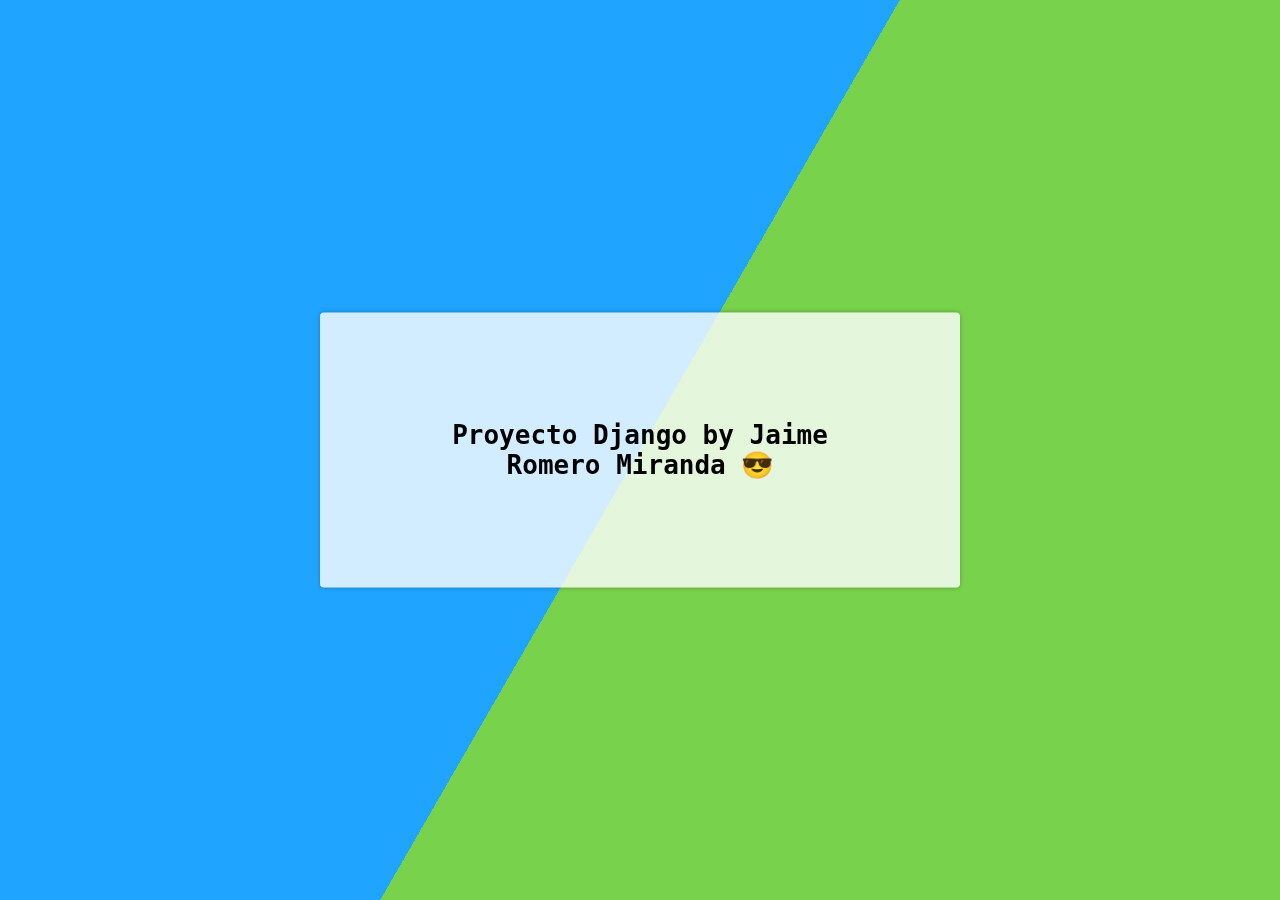
<file: plantillas_webs/sliding-diagonals-background-effect/index.html>
<!doctype html>
<!--[if lte IE 9]>
<html lang="en" class="oldie">
<![endif]-->
<!--[if gt IE 9]><!-->
<html lang="en">
<!--<![endif]-->
<head>
  <meta charset="utf-8">
  <meta name="viewport" content="width=device-width, initial-scale=1">
  <title>Sliding Diagonals Background Effect</title>
  <link rel="stylesheet" media="all" href="style.css" />
</head>
<body>
<div class="bg"></div>
<div class="bg bg2"></div>
<div class="bg bg3"></div>
<div class="content">
  <h1>Proyecto Django by Jaime Romero Miranda 😎</h1>
</div>
</body>
</html>
</file>
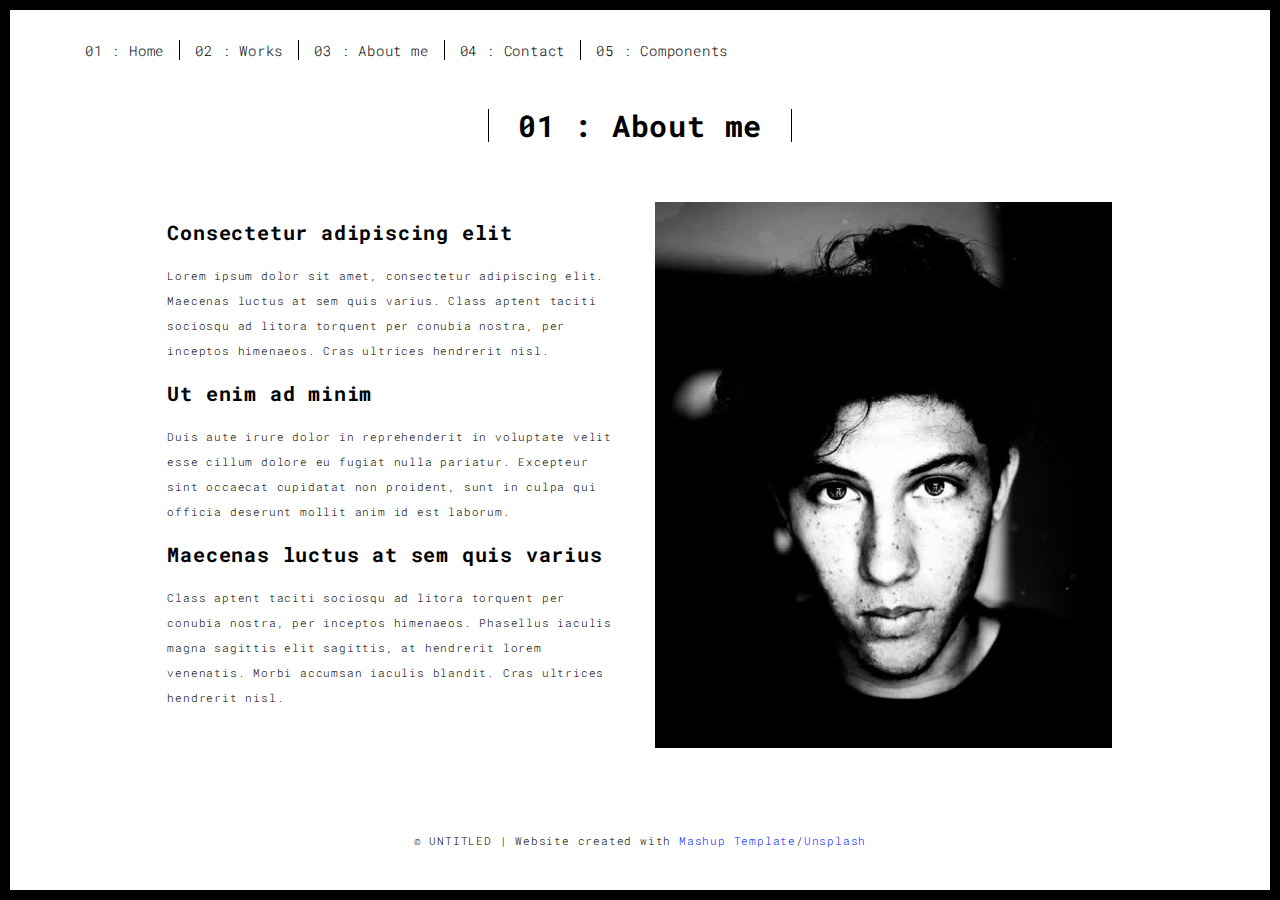
<file: plantillas_webs/univers/about.html>
<!DOCTYPE html>
<html lang="en">

<head>
  <meta charset="UTF-8">
  <meta content="IE=edge" http-equiv="X-UA-Compatible">
  <meta content="width=device-width,initial-scale=1" name="viewport">
  <meta content="description" name="description">
  <meta name="google" content="notranslate" />
  <meta content="Mashup templates have been developped by Orson.io team" name="author">

  <!-- Disable tap highlight on IE -->
  <meta name="msapplication-tap-highlight" content="no">
  
  <link rel="apple-touch-icon" sizes="180x180" href="./assets/apple-icon-180x180.png">
  <link href="./assets/favicon.ico" rel="icon">

  <title>Title page</title>  

<link href="./main.3f6952e4.css" rel="stylesheet"></head>

<body class="">
<div id="site-border-left"></div>
<div id="site-border-right"></div>
<div id="site-border-top"></div>
<div id="site-border-bottom"></div>
 <!-- Add your content of header -->
<header>
  <nav class="navbar  navbar-fixed-top navbar-default">
    <div class="container">
        <button type="button" class="navbar-toggle collapsed" data-toggle="collapse" data-target="#navbar-collapse" aria-expanded="false">
          <span class="sr-only">Toggle navigation</span>
          <span class="icon-bar"></span>
          <span class="icon-bar"></span>
          <span class="icon-bar"></span>
        </button>

      <div class="collapse navbar-collapse" id="navbar-collapse">
        <ul class="nav navbar-nav ">
          <li><a href="./index.html" title="">01 : Home</a></li>
          <li><a href="./works.html" title="">02 : Works</a></li>
          <li><a href="./about.html" title="">03 : About me</a></li>
          <li><a href="./contact.html" title="">04 : Contact</a></li>
          <li><a href="./components.html" title="">05 : Components</a></li>
        </ul>


      </div> 
    </div>
  </nav>
</header>

<div class="section-container">
    <div class="container">
      <div class="row">
        <div class="col-xs-12">
          <div class="section-container-spacer text-center">
            <h1 class="h2">01 : About me</h1>
          </div>
          
          <div class="row">
            <div class="col-md-10 col-md-offset-1">
              <div class="row">
                <div class="col-xs-12 col-md-6">
                  <h3>Consectetur adipiscing elit</h3>
                  <p>Lorem ipsum dolor sit amet, consectetur adipiscing elit. Maecenas luctus at sem quis varius. 
                  Class aptent taciti sociosqu ad litora torquent per conubia nostra, per inceptos himenaeos. Cras ultrices hendrerit nisl.</p>
                  <h3>Ut enim ad minim </h3>
                  <p>Duis aute irure dolor in reprehenderit in voluptate velit esse
                  cillum dolore eu fugiat nulla pariatur. Excepteur sint occaecat cupidatat non
                  proident, sunt in culpa qui officia deserunt mollit anim id est laborum. 
                  <h3>Maecenas luctus at sem quis varius</h3>
                  <p>
                  Class aptent taciti sociosqu ad litora torquent per conubia nostra, per inceptos himenaeos. Phasellus iaculis magna sagittis elit sagittis, at hendrerit lorem venenatis. Morbi accumsan iaculis blandit. Cras ultrices hendrerit nisl.</p>
                </div>
                <div class="col-xs-12 col-md-6">
                  <img src="./assets/images/profil.jpg" class="img-responsive" alt="">
                </div>
              </div>
            </div>
          </div>
          
          
       </div>
      </div>
    </div>
  </div>


<footer class="footer-container text-center">
  <div class="container">
    <div class="row">
      <div class="col-xs-12">
        <p>© UNTITLED | Website created with <a href="http://www.mashup-template.com/" title="Create website with free html template">Mashup Template</a>/<a href="https://www.unsplash.com/" title="Beautiful Free Images">Unsplash</a></p>
      </div>
    </div>
  </div>
</footer>

<script>
  document.addEventListener("DOMContentLoaded", function (event) {
     navActivePage();
  });
</script>

<!-- Google Analytics: change UA-XXXXX-X to be your site's ID 

<script>
  (function (i, s, o, g, r, a, m) {
    i['GoogleAnalyticsObject'] = r; i[r] = i[r] || function () {
      (i[r].q = i[r].q || []).push(arguments)
    }, i[r].l = 1 * new Date(); a = s.createElement(o),
      m = s.getElementsByTagName(o)[0]; a.async = 1; a.src = g; m.parentNode.insertBefore(a, m)
  })(window, document, 'script', '//www.google-analytics.com/analytics.js', 'ga');
  ga('create', 'UA-XXXXX-X', 'auto');
  ga('send', 'pageview');
</script>

--> <script type="text/javascript" src="./main.70a66962.js"></script></body>

</html>
</file>
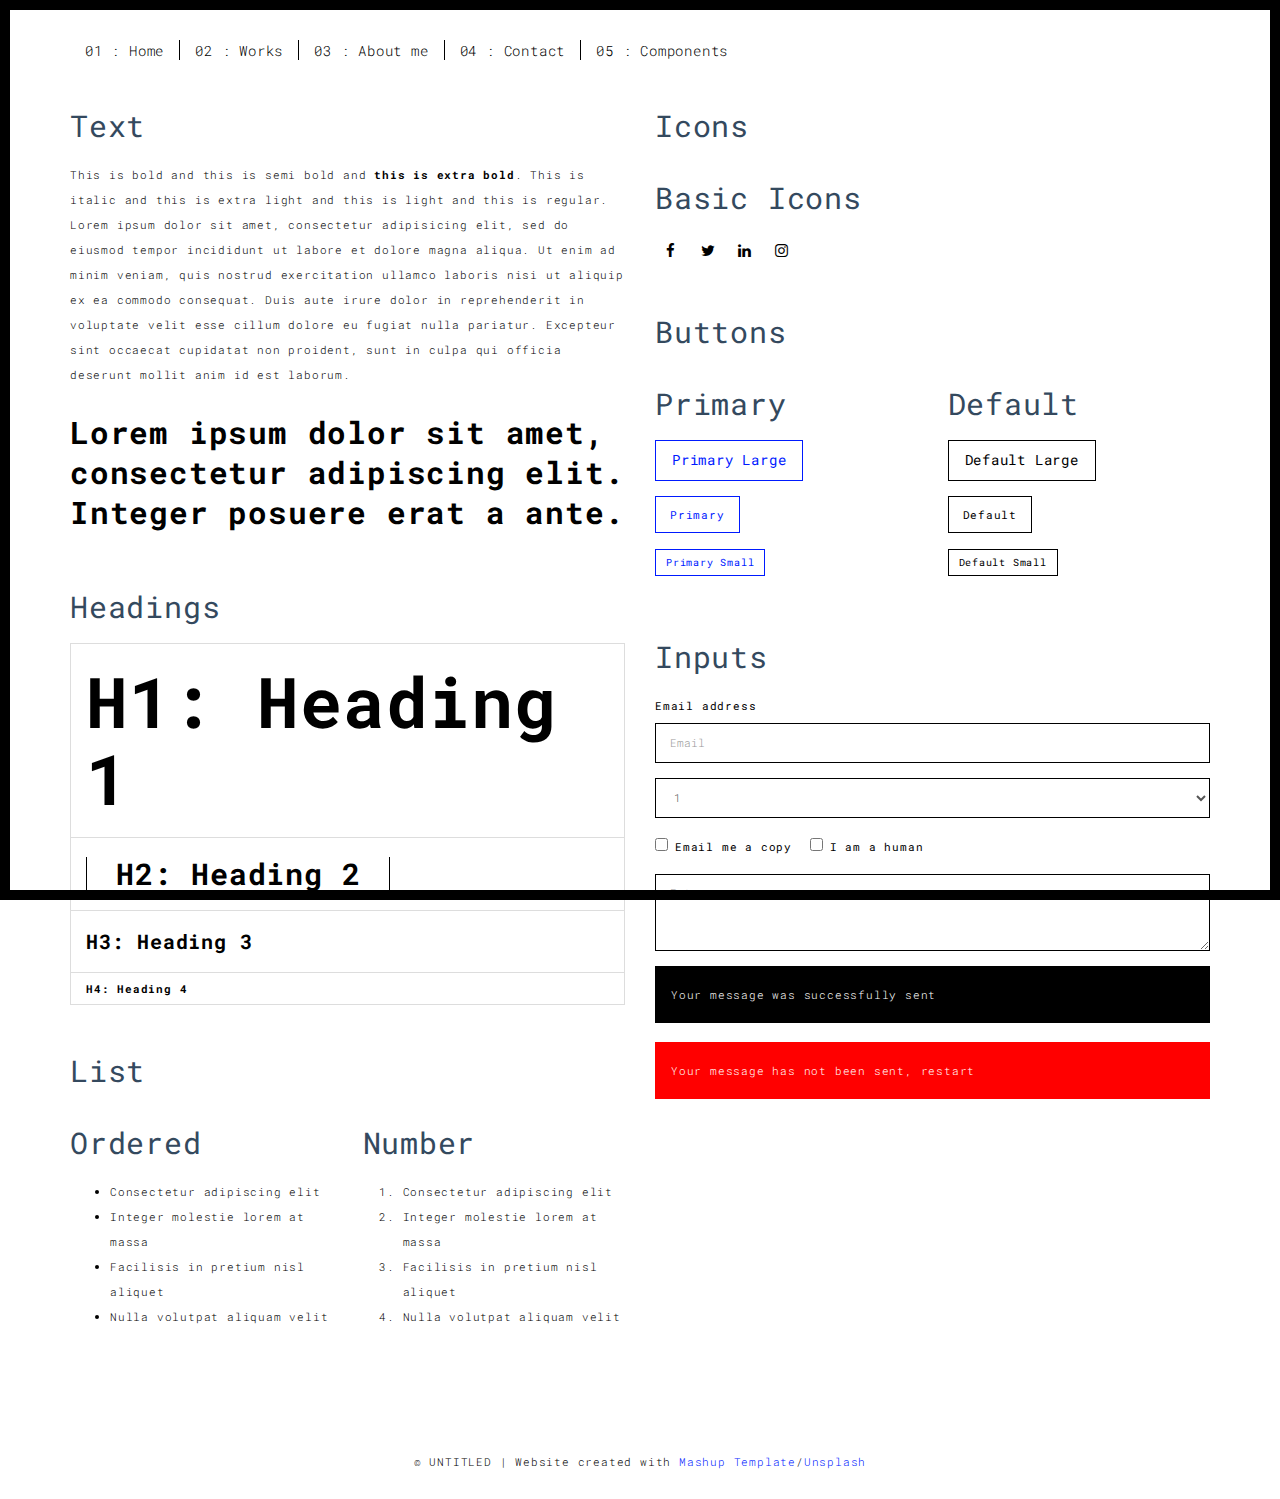
<file: plantillas_webs/univers/components.html>
<!DOCTYPE html>
<html lang="en">

<head>
  <meta charset="UTF-8">
  <meta content="IE=edge" http-equiv="X-UA-Compatible">
  <meta content="width=device-width,initial-scale=1" name="viewport">
  <meta content="description" name="description">
  <meta name="google" content="notranslate" />
  <meta content="Mashup templates have been developped by Orson.io team" name="author">

  <!-- Disable tap highlight on IE -->
  <meta name="msapplication-tap-highlight" content="no">
  
  <link rel="apple-touch-icon" sizes="180x180" href="./assets/apple-icon-180x180.png">
  <link href="./assets/favicon.ico" rel="icon">

  <title>Title page</title>  

<link href="./main.3f6952e4.css" rel="stylesheet"></head>

<body class="">
<div id="site-border-left"></div>
<div id="site-border-right"></div>
<div id="site-border-top"></div>
<div id="site-border-bottom"></div>
 <!-- Add your content of header -->
<header>
  <nav class="navbar  navbar-fixed-top navbar-default">
    <div class="container">
        <button type="button" class="navbar-toggle collapsed" data-toggle="collapse" data-target="#navbar-collapse" aria-expanded="false">
          <span class="sr-only">Toggle navigation</span>
          <span class="icon-bar"></span>
          <span class="icon-bar"></span>
          <span class="icon-bar"></span>
        </button>

      <div class="collapse navbar-collapse" id="navbar-collapse">
        <ul class="nav navbar-nav ">
          <li><a href="./index.html" title="">01 : Home</a></li>
          <li><a href="./works.html" title="">02 : Works</a></li>
          <li><a href="./about.html" title="">03 : About me</a></li>
          <li><a href="./contact.html" title="">04 : Contact</a></li>
          <li><a href="./components.html" title="">05 : Components</a></li>
        </ul>


      </div> 
    </div>
  </nav>
</header>

<div class="section-container">
  
<!-- Add your site or app content here -->
  <div class="container">
    <div class="row">
      <div class="col-xs-12 col-md-6">

        <div class="template-example">
          <h2 class="template-title-example">Text</h2>
          <p>This is bold and this is semi bold and <b>this is extra bold</b>. This is italic and this is extra light and this is light
          and this is regular. Lorem ipsum dolor sit amet, consectetur adipisicing elit, sed do eiusmod
          tempor incididunt ut labore et dolore magna aliqua. Ut enim ad minim veniam,
          quis nostrud exercitation ullamco laboris nisi ut aliquip ex ea commodo
          consequat. Duis aute irure dolor in reprehenderit in voluptate velit esse
          cillum dolore eu fugiat nulla pariatur. Excepteur sint occaecat cupidatat non
          proident, sunt in culpa qui officia deserunt mollit anim id est laborum.

          <blockquote>
            <p>Lorem ipsum dolor sit amet, consectetur adipiscing elit. Integer posuere erat a ante.</p>
          </blockquote>
          
          </p>
        </div>

        <div class="template-example">
          <h2 class="template-title-example">Headings</h2>
          
          <table class="table table-bordered">
            <tr><td><h1>H1: Heading 1</h1></td></tr>
            <tr><td><h2>H2: Heading 2</h2></td></tr>
            <tr><td><h3>H3: Heading 3</h3></td></tr>
            <tr><td><h4>H4: Heading 4</h4></td></tr>
          </table>
          
        </div>

        
        <div class="template-example">
          <h2 class="template-title-example">List</h2>
          <div class="row">
            <div class="col-md-6">
              <h3 class="template-title-example">Ordered</h3>
              <ul>
                <li>Consectetur adipiscing elit</li>
                <li>Integer molestie lorem at massa</li>
                <li>Facilisis in pretium nisl aliquet</li>
                <li>Nulla volutpat aliquam velit</li>
              </ul>
            </div>
            <div class="col-md-6">
              <h3 class="template-title-example">Number</h3>
              <ol>
                <li>Consectetur adipiscing elit</li>
                <li>Integer molestie lorem at massa</li>
                <li>Facilisis in pretium nisl aliquet</li>
                <li>Nulla volutpat aliquam velit</li>
              </ol>
            </div>
          </div>
        </div>
        
      </div>

      <div class="col-xs-12 col-md-6">
        <div class="template-example">
          <h2 class="template-title-example">Icons</h2>
          
          <div class="row">
            
            <div class="col-md-6">
               <h3 class="template-title-example">Basic Icons</h2>
                <ul class="list-icons">
                  <li>
                    <span class="fa-icon">
                      <i class="fa fa-facebook"></i>
                    </span>
                  </li>
                  <li>
                    <span class="fa-icon">
                      <i class="fa fa-twitter"></i>
                    </span>
                  </li>
                  <li>
                    <span class="fa-icon">
                      <i class="fa fa-linkedin"></i>
                    </span>
                  </li>
                  <li>
                    <span class="fa-icon">
                      <i class="fa fa-instagram"></i>
                    </span>
                  </li>
                </ul>
            </div>

          </div>


          


        </div>

        <div class="template-example">
          <h2 class="template-title-example">Buttons</h2>
          <div class="row">
            <div class="col-md-6">
              <h3 class="template-title-example">Primary</h2>
              <div class="row">
                  <div class="col-md-6">
                  <p><a href="" class="btn btn-primary btn-lg">Primary Large</a></p>
                  <p><a href="" class="btn btn-primary">Primary </a></p>
                  <p><a href="" class="btn btn-primary btn-sm">Primary Small</a></p>
                </div>
              </div>

              
            </div>

            <div class="col-md-6">
              <h3 class="template-title-example">Default</h2>
              <div class="row">
                  <div class="col-md-6">
                  <p><a href="" class="btn btn-default btn-lg">Default Large</a></p>
                  <p><a href="" class="btn btn-default">Default </a></p>
                  <p><a href="" class="btn btn-default btn-sm">Default Small</a></p>
                </div>
              </div>

            </div>
          </div>
        </div>
        
        <div class="template-example">
          <h2 class="template-title-example">Inputs</h2>

            <div class="form-group">
              <label for="exampleInputEmail1">Email address</label>
              <input type="email" class="form-control" id="exampleInputEmail1" placeholder="Email">
            </div>

            <div class="form-group">
              <select class="form-control">
                <option>1</option>
                <option>2</option>
                <option>3</option>
                <option>4</option>
                <option>5</option>
              </select>
            </div>

            <div class="form-group">
              <label class="checkbox-inline">
                <input 
                type="checkbox" id="inlineCheckbox1" value="option1"> Email me a copy
              </label>
              <label class="checkbox-inline">
                <input type="checkbox" id="inlineCheckbox2" value="option2"> I am a human
              </label>
            </div>

            <div class="form-group">
              <textarea class="form-control" rows="3" placeholder="Enter your message"></textarea>
            </div>
            
            <div class="alert alert-success" role="alert">Your message was successfully sent</div>
            <div class="alert alert-danger" role="alert">Your message has not been sent, restart</div>
        </div>




      </div>
    </div>
  </div>
</div>

<footer class="footer-container text-center">
  <div class="container">
    <div class="row">
      <div class="col-xs-12">
        <p>© UNTITLED | Website created with <a href="http://www.mashup-template.com/" title="Create website with free html template">Mashup Template</a>/<a href="https://www.unsplash.com/" title="Beautiful Free Images">Unsplash</a></p>
      </div>
    </div>
  </div>
</footer>

<script>
  document.addEventListener("DOMContentLoaded", function (event) {
     navActivePage();
  });
</script>

<!-- Google Analytics: change UA-XXXXX-X to be your site's ID 

<script>
  (function (i, s, o, g, r, a, m) {
    i['GoogleAnalyticsObject'] = r; i[r] = i[r] || function () {
      (i[r].q = i[r].q || []).push(arguments)
    }, i[r].l = 1 * new Date(); a = s.createElement(o),
      m = s.getElementsByTagName(o)[0]; a.async = 1; a.src = g; m.parentNode.insertBefore(a, m)
  })(window, document, 'script', '//www.google-analytics.com/analytics.js', 'ga');
  ga('create', 'UA-XXXXX-X', 'auto');
  ga('send', 'pageview');
</script>

--> <script type="text/javascript" src="./main.70a66962.js"></script></body>

</html>
</file>
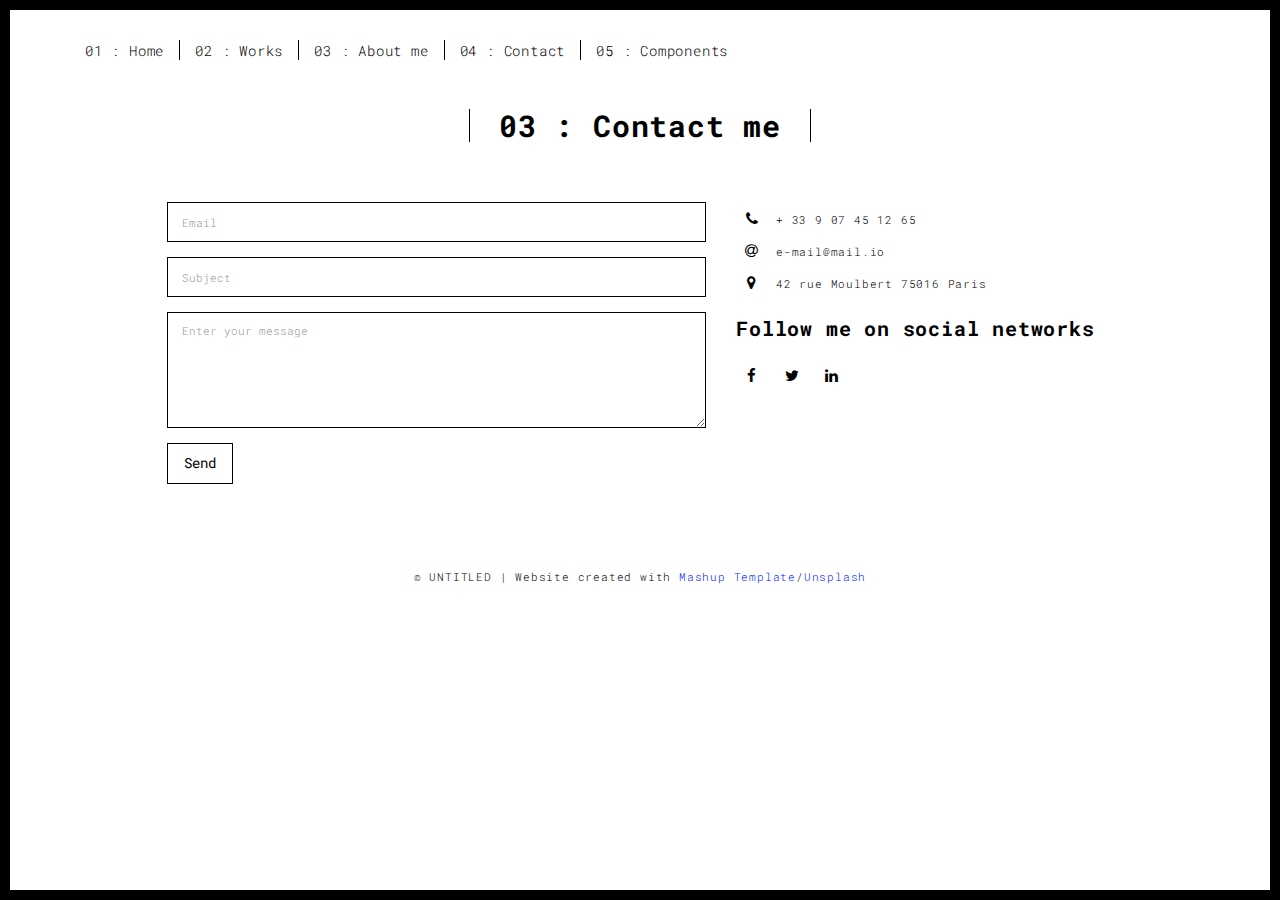
<file: plantillas_webs/univers/contact.html>
<!DOCTYPE html>
<html lang="en">

<head>
  <meta charset="UTF-8">
  <meta content="IE=edge" http-equiv="X-UA-Compatible">
  <meta content="width=device-width,initial-scale=1" name="viewport">
  <meta content="description" name="description">
  <meta name="google" content="notranslate" />
  <meta content="Mashup templates have been developped by Orson.io team" name="author">

  <!-- Disable tap highlight on IE -->
  <meta name="msapplication-tap-highlight" content="no">
  
  <link rel="apple-touch-icon" sizes="180x180" href="./assets/apple-icon-180x180.png">
  <link href="./assets/favicon.ico" rel="icon">

  <title>Title page</title>  

<link href="./main.3f6952e4.css" rel="stylesheet"></head>

<body class="">
<div id="site-border-left"></div>
<div id="site-border-right"></div>
<div id="site-border-top"></div>
<div id="site-border-bottom"></div>
 <!-- Add your content of header -->
<header>
  <nav class="navbar  navbar-fixed-top navbar-default">
    <div class="container">
        <button type="button" class="navbar-toggle collapsed" data-toggle="collapse" data-target="#navbar-collapse" aria-expanded="false">
          <span class="sr-only">Toggle navigation</span>
          <span class="icon-bar"></span>
          <span class="icon-bar"></span>
          <span class="icon-bar"></span>
        </button>

      <div class="collapse navbar-collapse" id="navbar-collapse">
        <ul class="nav navbar-nav ">
          <li><a href="./index.html" title="">01 : Home</a></li>
          <li><a href="./works.html" title="">02 : Works</a></li>
          <li><a href="./about.html" title="">03 : About me</a></li>
          <li><a href="./contact.html" title="">04 : Contact</a></li>
          <li><a href="./components.html" title="">05 : Components</a></li>
        </ul>


      </div> 
    </div>
  </nav>
</header>

<div class="section-container">
    <div class="container">
      <div class="row">
        <div class="col-xs-12">
          <div class="section-container-spacer text-center">
            <h1 class="h2">03 : Contact me</h1>
          </div>
          
          <div class="row">
            <div class="col-md-10 col-md-offset-1">
               <form action="" class="reveal-content">
                  <div class="row">
                    <div class="col-md-7">
                      <div class="form-group">
                        <input type="email" class="form-control" id="email" placeholder="Email">
                      </div>
                      <div class="form-group">
                        <input type="text" class="form-control" id="subject" placeholder="Subject">
                      </div>
                      <div class="form-group">
                        <textarea class="form-control" rows="5" placeholder="Enter your message"></textarea>
                      </div>
                      <button type="submit" class="btn btn-default btn-lg">Send</button>
                    </div>
                    <div class="col-md-5 address-container">
                      <ul class="list-unstyled">
                        <li>
                          <span class="fa-icon">
                            <i class="fa fa-phone" aria-hidden="true"></i>
                          </span>
                          + 33 9 07 45 12 65
                        </li>
                        <li>
                          <span class="fa-icon">
                            <i class="fa fa-at" aria-hidden="true"></i>
                          </span>
                          e-mail@mail.io
                        </li>
                        <li>
                          <span class="fa-icon">
                            <i class="fa fa fa-map-marker" aria-hidden="true"></i>
                          </span>
                          42 rue Moulbert 75016 Paris
                        </li>
                      </ul>
                      <h3>Follow me on social networks</h3>
                      <a href="http://www.facebook.com" title="" class="fa-icon">
                        <i class="fa fa-facebook"></i>
                      </a>
                      <a href="http://www.twitter.com" title="" class="fa-icon">
                        <i class="fa fa-twitter"></i>
                      </a>
                      <a href="http://www.linkedin.com" title="" class="fa-icon">
                        <i class="fa fa-linkedin"></i>
                      </a>

                    </div>
                  </div>
                </form>
            </div>

          </div>
         
       </div>
      </div>
    </div>
  </div>


<footer class="footer-container text-center">
  <div class="container">
    <div class="row">
      <div class="col-xs-12">
        <p>© UNTITLED | Website created with <a href="http://www.mashup-template.com/" title="Create website with free html template">Mashup Template</a>/<a href="https://www.unsplash.com/" title="Beautiful Free Images">Unsplash</a></p>
      </div>
    </div>
  </div>
</footer>

<script>
  document.addEventListener("DOMContentLoaded", function (event) {
     navActivePage();
  });
</script>

<!-- Google Analytics: change UA-XXXXX-X to be your site's ID 

<script>
  (function (i, s, o, g, r, a, m) {
    i['GoogleAnalyticsObject'] = r; i[r] = i[r] || function () {
      (i[r].q = i[r].q || []).push(arguments)
    }, i[r].l = 1 * new Date(); a = s.createElement(o),
      m = s.getElementsByTagName(o)[0]; a.async = 1; a.src = g; m.parentNode.insertBefore(a, m)
  })(window, document, 'script', '//www.google-analytics.com/analytics.js', 'ga');
  ga('create', 'UA-XXXXX-X', 'auto');
  ga('send', 'pageview');
</script>

--> <script type="text/javascript" src="./main.70a66962.js"></script></body>

</html>
</file>
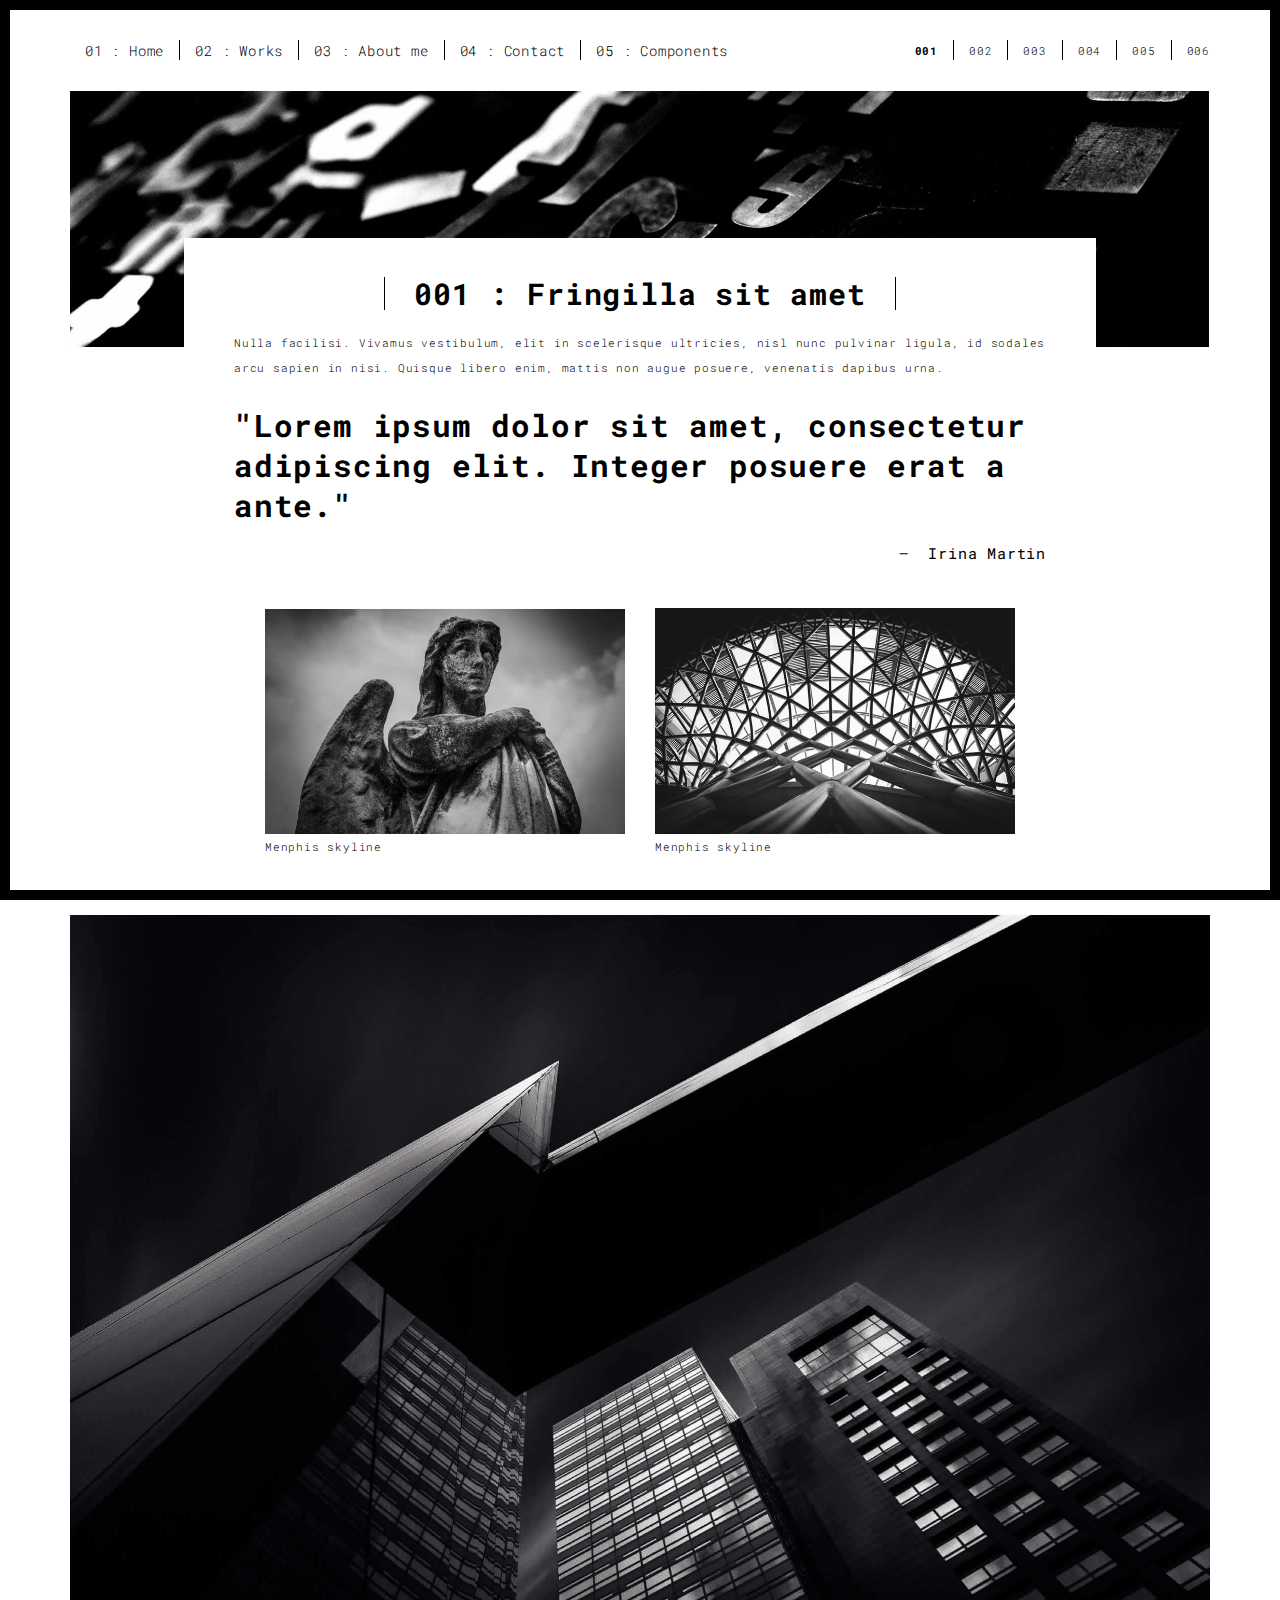
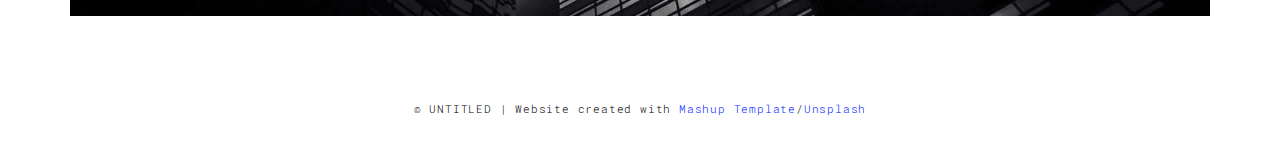
<file: plantillas_webs/univers/work.html>
<!DOCTYPE html>
<html lang="en">

<head>
  <meta charset="UTF-8">
  <meta content="IE=edge" http-equiv="X-UA-Compatible">
  <meta content="width=device-width,initial-scale=1" name="viewport">
  <meta content="description" name="description">
  <meta name="google" content="notranslate" />
  <meta content="Mashup templates have been developped by Orson.io team" name="author">

  <!-- Disable tap highlight on IE -->
  <meta name="msapplication-tap-highlight" content="no">
  
  <link rel="apple-touch-icon" sizes="180x180" href="./assets/apple-icon-180x180.png">
  <link href="./assets/favicon.ico" rel="icon">

  <title>Title page</title>  

<link href="./main.3f6952e4.css" rel="stylesheet"></head>

<body class="">
<div id="site-border-left"></div>
<div id="site-border-right"></div>
<div id="site-border-top"></div>
<div id="site-border-bottom"></div>
<!-- Add your content of header -->
<header>
  <nav class="navbar  navbar-fixed-top navbar-default">
    <div class="container">
        <button type="button" class="navbar-toggle collapsed" data-toggle="collapse" data-target="#navbar-collapse" aria-expanded="false">
          <span class="sr-only">Toggle navigation</span>
          <span class="icon-bar"></span>
          <span class="icon-bar"></span>
          <span class="icon-bar"></span>
        </button>

      <div class="collapse navbar-collapse" id="navbar-collapse">
        <ul class="nav navbar-nav ">
          <li><a href="./index.html" title="">01 : Home</a></li>
          <li><a href="./works.html" title="">02 : Works</a></li>
          <li><a href="./about.html" title="">03 : About me</a></li>
          <li><a href="./contact.html" title="">04 : Contact</a></li>
          <li><a href="./components.html" title="">05 : Components</a></li>
        </ul>


          <ul class="nav navbar-nav navbar-right navbar-small visible-md visible-lg">
            <li><a href="./index.html" title="" class="active">001</a></li>
            <li><a href="./index.html" title="">002</a></li>
            <li><a href="./index.html" title="">003</a></li>
            <li><a href="./index.html" title="">004</a></li>
            <li><a href="./index.html" title="">005</a></li>
            <li><a href="./index.html" title="">006</a></li>
          </ul>


      </div> 
    </div>
  </nav>
</header>
<div class="section-container">
  <div class="container">
    <div class="row">
      <div class="col-xs-12">
        <img src="./assets/images/work001-01.jpg" class="img-responsive" alt="">
        <div class="card-container">
          <div class="text-center">
            <h1 class="h2">001 : Fringilla sit amet</h1>
          </div>
          <p>Nulla facilisi. Vivamus vestibulum, elit in scelerisque ultricies, nisl nunc pulvinar ligula, id sodales arcu sapien in nisi. Quisque libero enim, mattis non augue posuere, venenatis dapibus urna.</p>

          <blockquote>
            <p>"Lorem ipsum dolor sit amet, consectetur adipiscing elit. Integer posuere erat a ante."</p>
            <small class="pull-right">Irina Martin</small>
          </blockquote>
        </div>
      </div>

      
      
      <div class="col-md-8 col-md-offset-2 section-container-spacer">
        <div class="row">
          <div class="col-xs-12 col-md-6">
            <img src="./assets/images/work001-02.jpg" class="img-responsive" alt="">
            <p>Menphis skyline</p>
          </div>
          <div class="col-xs-12 col-md-6">
            <img src="./assets/images/work001-03.jpg" class="img-responsive" alt="">
            <p>Menphis skyline</p>
          </div>
        </div>
      </div>

      <div class="col-xs-12">
        <img src="./assets/images/work001-04.jpg" class="img-responsive" alt="">
      </div>

    </div>
  </div>
</div>


<footer class="footer-container text-center">
  <div class="container">
    <div class="row">
      <div class="col-xs-12">
        <p>© UNTITLED | Website created with <a href="http://www.mashup-template.com/" title="Create website with free html template">Mashup Template</a>/<a href="https://www.unsplash.com/" title="Beautiful Free Images">Unsplash</a></p>
      </div>
    </div>
  </div>
</footer>

<script>
  document.addEventListener("DOMContentLoaded", function (event) {
     navActivePage();
  });
</script>

<!-- Google Analytics: change UA-XXXXX-X to be your site's ID 

<script>
  (function (i, s, o, g, r, a, m) {
    i['GoogleAnalyticsObject'] = r; i[r] = i[r] || function () {
      (i[r].q = i[r].q || []).push(arguments)
    }, i[r].l = 1 * new Date(); a = s.createElement(o),
      m = s.getElementsByTagName(o)[0]; a.async = 1; a.src = g; m.parentNode.insertBefore(a, m)
  })(window, document, 'script', '//www.google-analytics.com/analytics.js', 'ga');
  ga('create', 'UA-XXXXX-X', 'auto');
  ga('send', 'pageview');
</script>

--> <script type="text/javascript" src="./main.70a66962.js"></script></body>

</html>
</file>
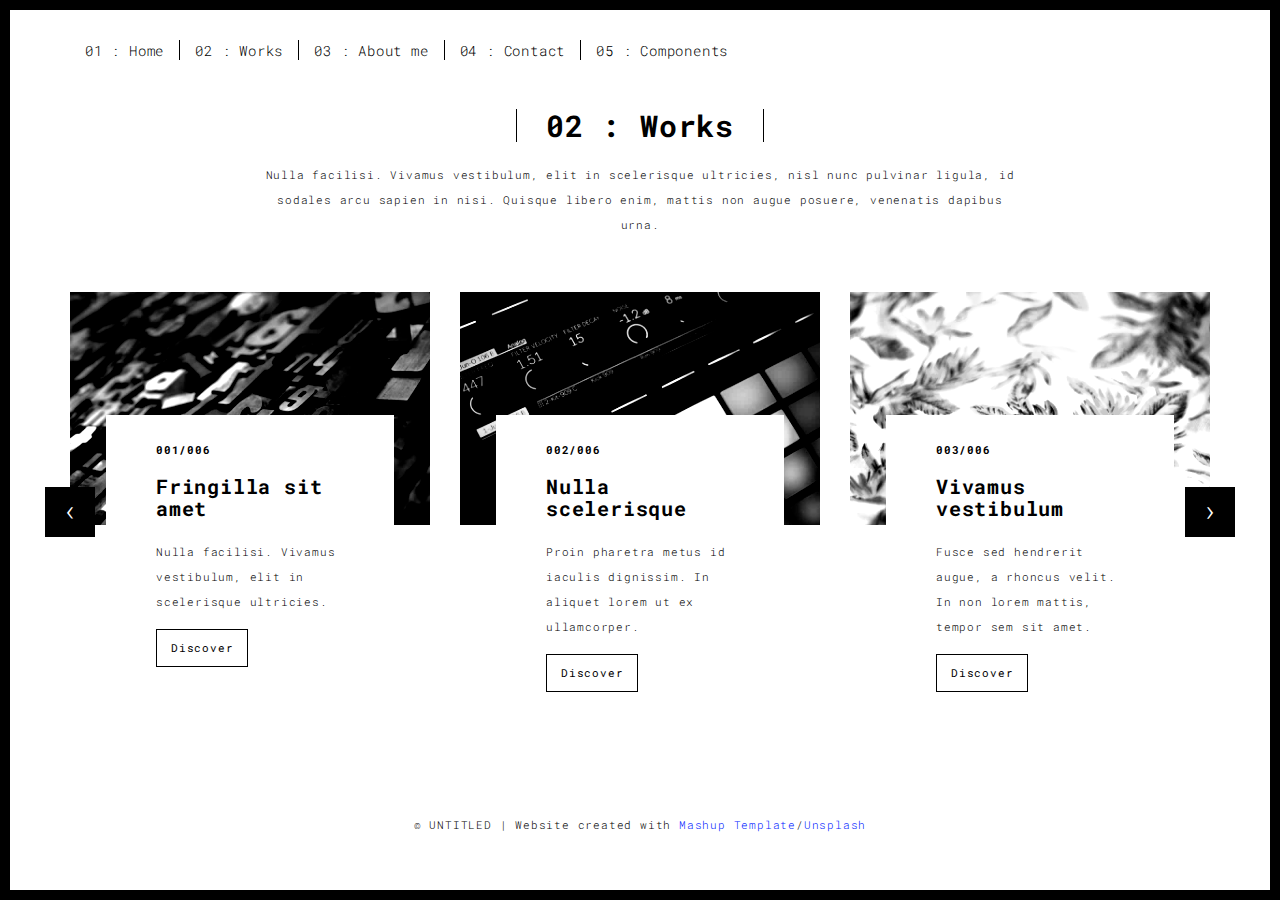
<file: plantillas_webs/univers/works.html>
<!DOCTYPE html>
<html lang="en">

<head>
  <meta charset="UTF-8">
  <meta content="IE=edge" http-equiv="X-UA-Compatible">
  <meta content="width=device-width,initial-scale=1" name="viewport">
  <meta content="description" name="description">
  <meta name="google" content="notranslate" />
  <meta content="Mashup templates have been developped by Orson.io team" name="author">

  <!-- Disable tap highlight on IE -->
  <meta name="msapplication-tap-highlight" content="no">
  
  <link rel="apple-touch-icon" sizes="180x180" href="./assets/apple-icon-180x180.png">
  <link href="./assets/favicon.ico" rel="icon">

  <title>Title page</title>  

<link href="./main.3f6952e4.css" rel="stylesheet"></head>

<body class="">
<div id="site-border-left"></div>
<div id="site-border-right"></div>
<div id="site-border-top"></div>
<div id="site-border-bottom"></div>
 <!-- Add your content of header -->
<header>
  <nav class="navbar  navbar-fixed-top navbar-default">
    <div class="container">
        <button type="button" class="navbar-toggle collapsed" data-toggle="collapse" data-target="#navbar-collapse" aria-expanded="false">
          <span class="sr-only">Toggle navigation</span>
          <span class="icon-bar"></span>
          <span class="icon-bar"></span>
          <span class="icon-bar"></span>
        </button>

      <div class="collapse navbar-collapse" id="navbar-collapse">
        <ul class="nav navbar-nav ">
          <li><a href="./index.html" title="">01 : Home</a></li>
          <li><a href="./works.html" title="">02 : Works</a></li>
          <li><a href="./about.html" title="">03 : About me</a></li>
          <li><a href="./contact.html" title="">04 : Contact</a></li>
          <li><a href="./components.html" title="">05 : Components</a></li>
        </ul>


      </div> 
    </div>
  </nav>
</header>

<div class="section-container">
  <div class="container">
    <div class="row">
      
      <div class="col-sm-8 col-sm-offset-2 section-container-spacer">
        <div class="text-center">
          <h1 class="h2">02 : Works</h1>
          <p>Nulla facilisi. Vivamus vestibulum, elit in scelerisque ultricies, nisl nunc pulvinar ligula, id sodales arcu sapien in nisi. Quisque libero enim, mattis non augue posuere, venenatis dapibus urna.</p>
        </div>
      </div>

      <div class="col-md-12">
     
      <div id="myCarousel" class="carousel slide projects-carousel">
        <!-- Carousel items -->
        <div class="carousel-inner">
            <div class="item active">
                <div class="row">
                    <div class="col-sm-4">

                      <a href="./work.html" title="" class="black-image-project-hover">
                        <img src="./assets/images/work01-hover.jpg" alt="" class="img-responsive">
                      </a>
                      <div class="card-container card-container-lg">
                        <h4>001/006</h4>
                        <h3>Fringilla sit amet</h3>
                        <p>Nulla facilisi. Vivamus vestibulum, elit in scelerisque ultricies.</p>
                        <a href="./work.html" title="" class="btn btn-default">Discover</a>
                      </div>
                    </div>
                    <div class="col-sm-4">
                      <a href="./work.html" title="" class="black-image-project-hover">
                        <img src="./assets/images/work02-hover.jpg" alt="" class="img-responsive">
                      </a>
                      <div class="card-container card-container-lg">
                        <h4>002/006</h4>
                        <h3>Nulla scelerisque</h3>
                        <p>Proin pharetra metus id iaculis dignissim. In aliquet lorem ut ex ullamcorper.</p>
                        <a href="./work.html" title="" class="btn btn-default">Discover</a>
                      </div>
                    </div>
                    <div class="col-sm-4">
                      <a href="./work.html" title="" class="black-image-project-hover">
                        <img src="./assets/images/work03-hover.jpg" alt="" class="img-responsive">
                      </a>
                      <div class="card-container card-container-lg">
                        <h4>003/006</h4>
                        <h3>Vivamus vestibulum</h3>
                        <p>Fusce sed hendrerit augue, a rhoncus velit. In non lorem mattis, tempor sem sit amet.</p>
                        <a href="./work.html" title="" class="btn btn-default">Discover</a>
                      </div>
                    </div>
                    
                </div>
                <!--/row-->
            </div>
            <!--/item-->
            <div class="item">
                <div class="row">
                  <div class="col-sm-4">
                    <a href="./work.html" class="black-image-project-hover">
                      <img src="./assets/images/work02-hover.jpg" alt="Image" class="img-responsive">
                    </a>
                    <div class="card-container">
                      <h4>004/006</h4>
                      <h3>Nulla scelerisque</h3>
                      <p>Proin pharetra metus id iaculis dignissim. In aliquet lorem ut ex ullamcorper.</p>
                      <a href="./work.html" class="btn btn-default">Discover</a>
                    </div>
                  </div>
                   <div class="col-sm-4">
                      <a href="./work.html" class="black-image-project-hover">
                        <img src="./assets/images/work01-hover.jpg" alt="Image" class="img-responsive">
                      </a>
                      <div class="card-container">
                        <h4>005/006</h4>
                        <h3>Fringilla sit amet</h3>
                        <p>Nulla facilisi. Vivamus vestibulum, elit in scelerisque ultricies.</p>
                        <a href="./work.html" class="btn btn-default">Discover</a>
                      </div>
                    </div>
                    
                    <div class="col-sm-4">
                      <a href="./work.html" class="black-image-project-hover">
                        <img src="./assets/images/work03-hover.jpg" alt="Image" class="img-responsive">
                      </a>
                      <div class="card-container">
                        <h4>006/006</h4>
                        <h3>Vivamus vestibulum</h3>
                        <p>Fusce sed hendrerit augue, a rhoncus velit. In non lorem mattis, tempor sem sit amet.</p>
                        <a href="./work.html" class="btn btn-default">Discover</a>
                      </div>
                    </div>
                    
                </div>
                <!--/row-->
            </div>
            
            <!--/item-->
        </div>
        <!--/carousel-inner--> 
        <a class="left carousel-control" href="#myCarousel" data-slide="prev">‹</a>

        <a class="right carousel-control" href="#myCarousel" data-slide="next">›</a>
     </div>



    <!--/myCarousel-->
    </div>



    </div>
  </div>
</div>


<footer class="footer-container text-center">
  <div class="container">
    <div class="row">
      <div class="col-xs-12">
        <p>© UNTITLED | Website created with <a href="http://www.mashup-template.com/" title="Create website with free html template">Mashup Template</a>/<a href="https://www.unsplash.com/" title="Beautiful Free Images">Unsplash</a></p>
      </div>
    </div>
  </div>
</footer>

<script>
  document.addEventListener("DOMContentLoaded", function (event) {
     navActivePage();
  });
</script>

<!-- Google Analytics: change UA-XXXXX-X to be your site's ID 

<script>
  (function (i, s, o, g, r, a, m) {
    i['GoogleAnalyticsObject'] = r; i[r] = i[r] || function () {
      (i[r].q = i[r].q || []).push(arguments)
    }, i[r].l = 1 * new Date(); a = s.createElement(o),
      m = s.getElementsByTagName(o)[0]; a.async = 1; a.src = g; m.parentNode.insertBefore(a, m)
  })(window, document, 'script', '//www.google-analytics.com/analytics.js', 'ga');
  ga('create', 'UA-XXXXX-X', 'auto');
  ga('send', 'pageview');
</script>

--> <script type="text/javascript" src="./main.70a66962.js"></script></body>

</html>
</file>
<file: plantillas_webs/sliding-diagonals-background-effect/style.css>
html {
  height:100%;
}

body {
  margin:0;
}

.bg {
  animation:slide 3s ease-in-out infinite alternate;
  background-image: linear-gradient(-60deg, #6c3 50%, #09f 50%);
  bottom:0;
  left:-50%;
  opacity:.5;
  position:fixed;
  right:-50%;
  top:0;
  z-index:-1;
}

.bg2 {
  animation-direction:alternate-reverse;
  animation-duration:4s;
}

.bg3 {
  animation-duration:5s;
}

.content {
  background-color:rgba(255,255,255,.8);
  border-radius:.25em;
  box-shadow:0 0 .25em rgba(0,0,0,.25);
  box-sizing:border-box;
  left:50%;
  padding:10vmin;
  position:fixed;
  text-align:center;
  top:50%;
  transform:translate(-50%, -50%);
}

h1 {
  font-family:monospace;
}

@keyframes slide {
  0% {
    transform:translateX(-25%);
  }
  100% {
    transform:translateX(25%);
  }
}
</file>
<file: plantillas_webs/univers/main.3f6952e4.css>
@import url(https://fonts.googleapis.com/css?family=Roboto:900|Roboto+Mono:300,400,700);@import url(https://maxcdn.bootstrapcdn.com/font-awesome/4.7.0/css/font-awesome.min.css);/*!
 * Bootstrap v3.3.7 (http://getbootstrap.com)
 * Copyright 2011-2016 Twitter, Inc.
 * Licensed under MIT (https://github.com/twbs/bootstrap/blob/master/LICENSE)
 */
/*! normalize.css v3.0.3 | MIT License | github.com/necolas/normalize.css */html{font-family:sans-serif;-ms-text-size-adjust:100%;-webkit-text-size-adjust:100%}body{margin:0}article,aside,details,figcaption,figure,footer,header,hgroup,main,menu,nav,section,summary{display:block}audio,canvas,progress,video{display:inline-block;vertical-align:baseline}audio:not([controls]){display:none;height:0}[hidden],template{display:none}a{background-color:transparent}a:active,a:hover{outline:0}abbr[title]{border-bottom:1px dotted}b,strong{font-weight:700}dfn{font-style:italic}h1{font-size:2em;margin:.67em 0}mark{background:#ff0;color:#000}small{font-size:80%}sub,sup{font-size:75%;line-height:0;position:relative;vertical-align:baseline}sup{top:-.5em}sub{bottom:-.25em}img{border:0}svg:not(:root){overflow:hidden}figure{margin:1em 40px}hr{box-sizing:content-box;height:0}pre{overflow:auto}code,kbd,pre,samp{font-family:monospace,monospace;font-size:1em}button,input,optgroup,select,textarea{color:inherit;font:inherit;margin:0}button{overflow:visible}button,select{text-transform:none}button,html input[type=button],input[type=reset],input[type=submit]{-webkit-appearance:button;cursor:pointer}button[disabled],html input[disabled]{cursor:default}button::-moz-focus-inner,input::-moz-focus-inner{border:0;padding:0}input{line-height:normal}input[type=checkbox],input[type=radio]{box-sizing:border-box;padding:0}input[type=number]::-webkit-inner-spin-button,input[type=number]::-webkit-outer-spin-button{height:auto}input[type=search]{-webkit-appearance:textfield;box-sizing:content-box}input[type=search]::-webkit-search-cancel-button,input[type=search]::-webkit-search-decoration{-webkit-appearance:none}fieldset{border:1px solid silver;margin:0 2px;padding:.35em .625em .75em}textarea{overflow:auto}optgroup{font-weight:700}table{border-collapse:collapse;border-spacing:0}td,th{padding:0}

/*! Source: https://github.com/h5bp/html5-boilerplate/blob/master/src/css/main.css */@media print{*,:after,:before{background:transparent!important;color:#000!important;box-shadow:none!important;text-shadow:none!important}a,a:visited{text-decoration:underline}a[href]:after{content:" (" attr(href) ")"}abbr[title]:after{content:" (" attr(title) ")"}a[href^="#"]:after,a[href^="javascript:"]:after{content:""}blockquote,pre{border:1px solid #999;page-break-inside:avoid}thead{display:table-header-group}img,tr{page-break-inside:avoid}img{max-width:100%!important}h2,h3,p{orphans:3;widows:3}h2,h3{page-break-after:avoid}.navbar{display:none}.btn>.caret,.dropup>.btn>.caret{border-top-color:#000!important}.label{border:1px solid #000}.table{border-collapse:collapse!important}.table td,.table th{background-color:#fff!important}.table-bordered td,.table-bordered th{border:1px solid #ddd!important}}*,:after,:before{-webkit-box-sizing:border-box;-moz-box-sizing:border-box;box-sizing:border-box}html{font-size:10px;-webkit-tap-highlight-color:transparent}body{font-family:Roboto Mono,Helvetica,Arial,sans-serif;font-size:11px;line-height:1.78;color:#000;background-color:#fff}button,input,select,textarea{font-family:inherit;font-size:inherit;line-height:inherit}a{color:#001aff;text-decoration:none}a:focus,a:hover{color:#0012b3;text-decoration:underline}a:focus{outline:5px auto -webkit-focus-ring-color;outline-offset:-2px}figure{margin:0}img{vertical-align:middle}.img-responsive{display:block;max-width:100%;height:auto}.img-rounded{border-radius:0}.img-thumbnail{padding:4px;line-height:1.78;background-color:#fff;border:1px solid #ddd;border-radius:0;-webkit-transition:all .2s ease-in-out;-o-transition:all .2s ease-in-out;transition:all .2s ease-in-out;display:inline-block;max-width:100%;height:auto}.img-circle{border-radius:50%}hr{margin-top:19px;margin-bottom:19px;border:0;border-top:1px solid #eee}.sr-only{position:absolute;width:1px;height:1px;margin:-1px;padding:0;overflow:hidden;clip:rect(0,0,0,0);border:0}.sr-only-focusable:active,.sr-only-focusable:focus{position:static;width:auto;height:auto;margin:0;overflow:visible;clip:auto}[role=button]{cursor:pointer}.h1,.h2,.h3,.h4,.h5,.h6,h1,h2,h3,h4,h5,h6{font-family:Roboto Mono,Helvetica,Arial,sans-serif;font-weight:700;line-height:1.1;color:#000}.h1 .small,.h1 small,.h2 .small,.h2 small,.h3 .small,.h3 small,.h4 .small,.h4 small,.h5 .small,.h5 small,.h6 .small,.h6 small,h1 .small,h1 small,h2 .small,h2 small,h3 .small,h3 small,h4 .small,h4 small,h5 .small,h5 small,h6 .small,h6 small{font-weight:400;line-height:1;color:#777}.h1,.h2,.h3,h1,h2,h3{margin-top:19px;margin-bottom:9.5px}.h1 .small,.h1 small,.h2 .small,.h2 small,.h3 .small,.h3 small,h1 .small,h1 small,h2 .small,h2 small,h3 .small,h3 small{font-size:65%}.h4,.h5,.h6,h4,h5,h6{margin-top:9.5px;margin-bottom:9.5px}.h4 .small,.h4 small,.h5 .small,.h5 small,.h6 .small,.h6 small,h4 .small,h4 small,h5 .small,h5 small,h6 .small,h6 small{font-size:75%}.h1,h1{font-size:70px}.h2,h2{font-size:30px}.h3,h3{font-size:20px}.h4,.h5,h4,h5{font-size:11px}.h6,h6{font-size:10px}p{margin:0 0 9.5px}.lead{margin-bottom:19px;font-size:12px;font-weight:300;line-height:1.4}@media (min-width:768px){.lead{font-size:16.5px}}.small,small{font-size:90%}.mark,mark{background-color:#fcf8e3;padding:.2em}.text-left{text-align:left}.text-right{text-align:right}.text-center{text-align:center}.text-justify{text-align:justify}.text-nowrap{white-space:nowrap}.text-lowercase{text-transform:lowercase}.initialism,.text-uppercase{text-transform:uppercase}.text-capitalize{text-transform:capitalize}.text-muted{color:#777}.text-primary{color:#001aff}a.text-primary:focus,a.text-primary:hover{color:#0015cc}.text-success{color:#fff}a.text-success:focus,a.text-success:hover{color:#e6e6e6}.text-info{color:#31708f}a.text-info:focus,a.text-info:hover{color:#245269}.text-warning{color:#8a6d3b}a.text-warning:focus,a.text-warning:hover{color:#66512c}.text-danger{color:#fff}a.text-danger:focus,a.text-danger:hover{color:#e6e6e6}.bg-primary{color:#fff;background-color:#001aff}a.bg-primary:focus,a.bg-primary:hover{background-color:#0015cc}.bg-success,a.bg-success:focus,a.bg-success:hover{background-color:#000}.bg-info{background-color:#d9edf7}a.bg-info:focus,a.bg-info:hover{background-color:#afd9ee}.bg-warning{background-color:#fcf8e3}a.bg-warning:focus,a.bg-warning:hover{background-color:#f7ecb5}.bg-danger{background-color:red}a.bg-danger:focus,a.bg-danger:hover{background-color:#c00}.page-header{padding-bottom:8.5px;margin:38px 0 19px;border-bottom:1px solid #eee}ol,ul{margin-top:0;margin-bottom:9.5px}ol ol,ol ul,ul ol,ul ul{margin-bottom:0}.list-inline,.list-unstyled{padding-left:0;list-style:none}.list-inline{margin-left:-5px}.list-inline>li{display:inline-block;padding-left:5px;padding-right:5px}dl{margin-top:0;margin-bottom:19px}dd,dt{line-height:1.78}dt{font-weight:700}dd{margin-left:0}.dl-horizontal dd:after,.dl-horizontal dd:before{content:" ";display:table}.dl-horizontal dd:after{clear:both}@media (min-width:768px){.dl-horizontal dt{float:left;width:160px;clear:left;text-align:right;overflow:hidden;text-overflow:ellipsis;white-space:nowrap}.dl-horizontal dd{margin-left:180px}}abbr[data-original-title],abbr[title]{cursor:help;border-bottom:1px dotted #777}.initialism{font-size:90%}blockquote{padding:9.5px 19px;margin:0 0 19px;font-size:13.75px;border-left:5px solid #eee}blockquote ol:last-child,blockquote p:last-child,blockquote ul:last-child{margin-bottom:0}blockquote .small,blockquote footer,blockquote small{display:block;font-size:80%;line-height:1.78;color:#777}blockquote .small:before,blockquote footer:before,blockquote small:before{content:"\2014   \A0"}.blockquote-reverse,blockquote.pull-right{padding-right:15px;padding-left:0;border-right:5px solid #eee;border-left:0;text-align:right}.blockquote-reverse .small:before,.blockquote-reverse footer:before,.blockquote-reverse small:before,blockquote.pull-right .small:before,blockquote.pull-right footer:before,blockquote.pull-right small:before{content:""}.blockquote-reverse .small:after,.blockquote-reverse footer:after,.blockquote-reverse small:after,blockquote.pull-right .small:after,blockquote.pull-right footer:after,blockquote.pull-right small:after{content:"\A0   \2014"}address{margin-bottom:19px;font-style:normal;line-height:1.78}code,kbd,pre,samp{font-family:Menlo,Monaco,Consolas,Courier New,monospace}code{color:#c7254e;background-color:#f9f2f4}code,kbd{padding:2px 4px;font-size:90%;border-radius:0}kbd{color:#fff;background-color:#333;box-shadow:inset 0 -1px 0 rgba(0,0,0,.25)}kbd kbd{padding:0;font-size:100%;font-weight:700;box-shadow:none}pre{display:block;padding:9px;margin:0 0 9.5px;font-size:10px;line-height:1.78;word-break:break-all;word-wrap:break-word;color:#333;background-color:#f5f5f5;border:1px solid #ccc;border-radius:0}pre code{padding:0;font-size:inherit;color:inherit;white-space:pre-wrap;background-color:transparent;border-radius:0}.pre-scrollable{max-height:340px;overflow-y:scroll}.container{margin-right:auto;margin-left:auto;padding-left:15px;padding-right:15px}.container:after,.container:before{content:" ";display:table}.container:after{clear:both}@media (min-width:768px){.container{width:750px}}@media (min-width:992px){.container{width:970px}}@media (min-width:1200px){.container{width:1170px}}.container-fluid{margin-right:auto;margin-left:auto;padding-left:15px;padding-right:15px}.container-fluid:after,.container-fluid:before{content:" ";display:table}.container-fluid:after{clear:both}.row{margin-left:-15px;margin-right:-15px}.row:after,.row:before{content:" ";display:table}.row:after{clear:both}.col-lg-1,.col-lg-2,.col-lg-3,.col-lg-4,.col-lg-5,.col-lg-6,.col-lg-7,.col-lg-8,.col-lg-9,.col-lg-10,.col-lg-11,.col-lg-12,.col-md-1,.col-md-2,.col-md-3,.col-md-4,.col-md-5,.col-md-6,.col-md-7,.col-md-8,.col-md-9,.col-md-10,.col-md-11,.col-md-12,.col-sm-1,.col-sm-2,.col-sm-3,.col-sm-4,.col-sm-5,.col-sm-6,.col-sm-7,.col-sm-8,.col-sm-9,.col-sm-10,.col-sm-11,.col-sm-12,.col-xs-1,.col-xs-2,.col-xs-3,.col-xs-4,.col-xs-5,.col-xs-6,.col-xs-7,.col-xs-8,.col-xs-9,.col-xs-10,.col-xs-11,.col-xs-12{position:relative;min-height:1px;padding-left:15px;padding-right:15px}.col-xs-1,.col-xs-2,.col-xs-3,.col-xs-4,.col-xs-5,.col-xs-6,.col-xs-7,.col-xs-8,.col-xs-9,.col-xs-10,.col-xs-11,.col-xs-12{float:left}.col-xs-1{width:8.33333%}.col-xs-2{width:16.66667%}.col-xs-3{width:25%}.col-xs-4{width:33.33333%}.col-xs-5{width:41.66667%}.col-xs-6{width:50%}.col-xs-7{width:58.33333%}.col-xs-8{width:66.66667%}.col-xs-9{width:75%}.col-xs-10{width:83.33333%}.col-xs-11{width:91.66667%}.col-xs-12{width:100%}.col-xs-pull-0{right:auto}.col-xs-pull-1{right:8.33333%}.col-xs-pull-2{right:16.66667%}.col-xs-pull-3{right:25%}.col-xs-pull-4{right:33.33333%}.col-xs-pull-5{right:41.66667%}.col-xs-pull-6{right:50%}.col-xs-pull-7{right:58.33333%}.col-xs-pull-8{right:66.66667%}.col-xs-pull-9{right:75%}.col-xs-pull-10{right:83.33333%}.col-xs-pull-11{right:91.66667%}.col-xs-pull-12{right:100%}.col-xs-push-0{left:auto}.col-xs-push-1{left:8.33333%}.col-xs-push-2{left:16.66667%}.col-xs-push-3{left:25%}.col-xs-push-4{left:33.33333%}.col-xs-push-5{left:41.66667%}.col-xs-push-6{left:50%}.col-xs-push-7{left:58.33333%}.col-xs-push-8{left:66.66667%}.col-xs-push-9{left:75%}.col-xs-push-10{left:83.33333%}.col-xs-push-11{left:91.66667%}.col-xs-push-12{left:100%}.col-xs-offset-0{margin-left:0}.col-xs-offset-1{margin-left:8.33333%}.col-xs-offset-2{margin-left:16.66667%}.col-xs-offset-3{margin-left:25%}.col-xs-offset-4{margin-left:33.33333%}.col-xs-offset-5{margin-left:41.66667%}.col-xs-offset-6{margin-left:50%}.col-xs-offset-7{margin-left:58.33333%}.col-xs-offset-8{margin-left:66.66667%}.col-xs-offset-9{margin-left:75%}.col-xs-offset-10{margin-left:83.33333%}.col-xs-offset-11{margin-left:91.66667%}.col-xs-offset-12{margin-left:100%}@media (min-width:768px){.col-sm-1,.col-sm-2,.col-sm-3,.col-sm-4,.col-sm-5,.col-sm-6,.col-sm-7,.col-sm-8,.col-sm-9,.col-sm-10,.col-sm-11,.col-sm-12{float:left}.col-sm-1{width:8.33333%}.col-sm-2{width:16.66667%}.col-sm-3{width:25%}.col-sm-4{width:33.33333%}.col-sm-5{width:41.66667%}.col-sm-6{width:50%}.col-sm-7{width:58.33333%}.col-sm-8{width:66.66667%}.col-sm-9{width:75%}.col-sm-10{width:83.33333%}.col-sm-11{width:91.66667%}.col-sm-12{width:100%}.col-sm-pull-0{right:auto}.col-sm-pull-1{right:8.33333%}.col-sm-pull-2{right:16.66667%}.col-sm-pull-3{right:25%}.col-sm-pull-4{right:33.33333%}.col-sm-pull-5{right:41.66667%}.col-sm-pull-6{right:50%}.col-sm-pull-7{right:58.33333%}.col-sm-pull-8{right:66.66667%}.col-sm-pull-9{right:75%}.col-sm-pull-10{right:83.33333%}.col-sm-pull-11{right:91.66667%}.col-sm-pull-12{right:100%}.col-sm-push-0{left:auto}.col-sm-push-1{left:8.33333%}.col-sm-push-2{left:16.66667%}.col-sm-push-3{left:25%}.col-sm-push-4{left:33.33333%}.col-sm-push-5{left:41.66667%}.col-sm-push-6{left:50%}.col-sm-push-7{left:58.33333%}.col-sm-push-8{left:66.66667%}.col-sm-push-9{left:75%}.col-sm-push-10{left:83.33333%}.col-sm-push-11{left:91.66667%}.col-sm-push-12{left:100%}.col-sm-offset-0{margin-left:0}.col-sm-offset-1{margin-left:8.33333%}.col-sm-offset-2{margin-left:16.66667%}.col-sm-offset-3{margin-left:25%}.col-sm-offset-4{margin-left:33.33333%}.col-sm-offset-5{margin-left:41.66667%}.col-sm-offset-6{margin-left:50%}.col-sm-offset-7{margin-left:58.33333%}.col-sm-offset-8{margin-left:66.66667%}.col-sm-offset-9{margin-left:75%}.col-sm-offset-10{margin-left:83.33333%}.col-sm-offset-11{margin-left:91.66667%}.col-sm-offset-12{margin-left:100%}}@media (min-width:992px){.col-md-1,.col-md-2,.col-md-3,.col-md-4,.col-md-5,.col-md-6,.col-md-7,.col-md-8,.col-md-9,.col-md-10,.col-md-11,.col-md-12{float:left}.col-md-1{width:8.33333%}.col-md-2{width:16.66667%}.col-md-3{width:25%}.col-md-4{width:33.33333%}.col-md-5{width:41.66667%}.col-md-6{width:50%}.col-md-7{width:58.33333%}.col-md-8{width:66.66667%}.col-md-9{width:75%}.col-md-10{width:83.33333%}.col-md-11{width:91.66667%}.col-md-12{width:100%}.col-md-pull-0{right:auto}.col-md-pull-1{right:8.33333%}.col-md-pull-2{right:16.66667%}.col-md-pull-3{right:25%}.col-md-pull-4{right:33.33333%}.col-md-pull-5{right:41.66667%}.col-md-pull-6{right:50%}.col-md-pull-7{right:58.33333%}.col-md-pull-8{right:66.66667%}.col-md-pull-9{right:75%}.col-md-pull-10{right:83.33333%}.col-md-pull-11{right:91.66667%}.col-md-pull-12{right:100%}.col-md-push-0{left:auto}.col-md-push-1{left:8.33333%}.col-md-push-2{left:16.66667%}.col-md-push-3{left:25%}.col-md-push-4{left:33.33333%}.col-md-push-5{left:41.66667%}.col-md-push-6{left:50%}.col-md-push-7{left:58.33333%}.col-md-push-8{left:66.66667%}.col-md-push-9{left:75%}.col-md-push-10{left:83.33333%}.col-md-push-11{left:91.66667%}.col-md-push-12{left:100%}.col-md-offset-0{margin-left:0}.col-md-offset-1{margin-left:8.33333%}.col-md-offset-2{margin-left:16.66667%}.col-md-offset-3{margin-left:25%}.col-md-offset-4{margin-left:33.33333%}.col-md-offset-5{margin-left:41.66667%}.col-md-offset-6{margin-left:50%}.col-md-offset-7{margin-left:58.33333%}.col-md-offset-8{margin-left:66.66667%}.col-md-offset-9{margin-left:75%}.col-md-offset-10{margin-left:83.33333%}.col-md-offset-11{margin-left:91.66667%}.col-md-offset-12{margin-left:100%}}@media (min-width:1200px){.col-lg-1,.col-lg-2,.col-lg-3,.col-lg-4,.col-lg-5,.col-lg-6,.col-lg-7,.col-lg-8,.col-lg-9,.col-lg-10,.col-lg-11,.col-lg-12{float:left}.col-lg-1{width:8.33333%}.col-lg-2{width:16.66667%}.col-lg-3{width:25%}.col-lg-4{width:33.33333%}.col-lg-5{width:41.66667%}.col-lg-6{width:50%}.col-lg-7{width:58.33333%}.col-lg-8{width:66.66667%}.col-lg-9{width:75%}.col-lg-10{width:83.33333%}.col-lg-11{width:91.66667%}.col-lg-12{width:100%}.col-lg-pull-0{right:auto}.col-lg-pull-1{right:8.33333%}.col-lg-pull-2{right:16.66667%}.col-lg-pull-3{right:25%}.col-lg-pull-4{right:33.33333%}.col-lg-pull-5{right:41.66667%}.col-lg-pull-6{right:50%}.col-lg-pull-7{right:58.33333%}.col-lg-pull-8{right:66.66667%}.col-lg-pull-9{right:75%}.col-lg-pull-10{right:83.33333%}.col-lg-pull-11{right:91.66667%}.col-lg-pull-12{right:100%}.col-lg-push-0{left:auto}.col-lg-push-1{left:8.33333%}.col-lg-push-2{left:16.66667%}.col-lg-push-3{left:25%}.col-lg-push-4{left:33.33333%}.col-lg-push-5{left:41.66667%}.col-lg-push-6{left:50%}.col-lg-push-7{left:58.33333%}.col-lg-push-8{left:66.66667%}.col-lg-push-9{left:75%}.col-lg-push-10{left:83.33333%}.col-lg-push-11{left:91.66667%}.col-lg-push-12{left:100%}.col-lg-offset-0{margin-left:0}.col-lg-offset-1{margin-left:8.33333%}.col-lg-offset-2{margin-left:16.66667%}.col-lg-offset-3{margin-left:25%}.col-lg-offset-4{margin-left:33.33333%}.col-lg-offset-5{margin-left:41.66667%}.col-lg-offset-6{margin-left:50%}.col-lg-offset-7{margin-left:58.33333%}.col-lg-offset-8{margin-left:66.66667%}.col-lg-offset-9{margin-left:75%}.col-lg-offset-10{margin-left:83.33333%}.col-lg-offset-11{margin-left:91.66667%}.col-lg-offset-12{margin-left:100%}}table{background-color:transparent}caption{padding-top:8px;padding-bottom:8px;color:#777}caption,th{text-align:left}.table{width:100%;max-width:100%;margin-bottom:19px}.table>tbody>tr>td,.table>tbody>tr>th,.table>tfoot>tr>td,.table>tfoot>tr>th,.table>thead>tr>td,.table>thead>tr>th{padding:8px;line-height:1.78;vertical-align:top;border-top:1px solid #ddd}.table>thead>tr>th{vertical-align:bottom;border-bottom:2px solid #ddd}.table>caption+thead>tr:first-child>td,.table>caption+thead>tr:first-child>th,.table>colgroup+thead>tr:first-child>td,.table>colgroup+thead>tr:first-child>th,.table>thead:first-child>tr:first-child>td,.table>thead:first-child>tr:first-child>th{border-top:0}.table>tbody+tbody{border-top:2px solid #ddd}.table .table{background-color:#fff}.table-condensed>tbody>tr>td,.table-condensed>tbody>tr>th,.table-condensed>tfoot>tr>td,.table-condensed>tfoot>tr>th,.table-condensed>thead>tr>td,.table-condensed>thead>tr>th{padding:5px}.table-bordered,.table-bordered>tbody>tr>td,.table-bordered>tbody>tr>th,.table-bordered>tfoot>tr>td,.table-bordered>tfoot>tr>th,.table-bordered>thead>tr>td,.table-bordered>thead>tr>th{border:1px solid #ddd}.table-bordered>thead>tr>td,.table-bordered>thead>tr>th{border-bottom-width:2px}.table-striped>tbody>tr:nth-of-type(odd){background-color:#f9f9f9}.table-hover>tbody>tr:hover{background-color:#f5f5f5}table col[class*=col-]{position:static;float:none;display:table-column}table td[class*=col-],table th[class*=col-]{position:static;float:none;display:table-cell}.table>tbody>tr.active>td,.table>tbody>tr.active>th,.table>tbody>tr>td.active,.table>tbody>tr>th.active,.table>tfoot>tr.active>td,.table>tfoot>tr.active>th,.table>tfoot>tr>td.active,.table>tfoot>tr>th.active,.table>thead>tr.active>td,.table>thead>tr.active>th,.table>thead>tr>td.active,.table>thead>tr>th.active{background-color:#f5f5f5}.table-hover>tbody>tr.active:hover>td,.table-hover>tbody>tr.active:hover>th,.table-hover>tbody>tr:hover>.active,.table-hover>tbody>tr>td.active:hover,.table-hover>tbody>tr>th.active:hover{background-color:#e8e8e8}.table-hover>tbody>tr.success:hover>td,.table-hover>tbody>tr.success:hover>th,.table-hover>tbody>tr:hover>.success,.table-hover>tbody>tr>td.success:hover,.table-hover>tbody>tr>th.success:hover,.table>tbody>tr.success>td,.table>tbody>tr.success>th,.table>tbody>tr>td.success,.table>tbody>tr>th.success,.table>tfoot>tr.success>td,.table>tfoot>tr.success>th,.table>tfoot>tr>td.success,.table>tfoot>tr>th.success,.table>thead>tr.success>td,.table>thead>tr.success>th,.table>thead>tr>td.success,.table>thead>tr>th.success{background-color:#000}.table>tbody>tr.info>td,.table>tbody>tr.info>th,.table>tbody>tr>td.info,.table>tbody>tr>th.info,.table>tfoot>tr.info>td,.table>tfoot>tr.info>th,.table>tfoot>tr>td.info,.table>tfoot>tr>th.info,.table>thead>tr.info>td,.table>thead>tr.info>th,.table>thead>tr>td.info,.table>thead>tr>th.info{background-color:#d9edf7}.table-hover>tbody>tr.info:hover>td,.table-hover>tbody>tr.info:hover>th,.table-hover>tbody>tr:hover>.info,.table-hover>tbody>tr>td.info:hover,.table-hover>tbody>tr>th.info:hover{background-color:#c4e3f3}.table>tbody>tr.warning>td,.table>tbody>tr.warning>th,.table>tbody>tr>td.warning,.table>tbody>tr>th.warning,.table>tfoot>tr.warning>td,.table>tfoot>tr.warning>th,.table>tfoot>tr>td.warning,.table>tfoot>tr>th.warning,.table>thead>tr.warning>td,.table>thead>tr.warning>th,.table>thead>tr>td.warning,.table>thead>tr>th.warning{background-color:#fcf8e3}.table-hover>tbody>tr.warning:hover>td,.table-hover>tbody>tr.warning:hover>th,.table-hover>tbody>tr:hover>.warning,.table-hover>tbody>tr>td.warning:hover,.table-hover>tbody>tr>th.warning:hover{background-color:#faf2cc}.table>tbody>tr.danger>td,.table>tbody>tr.danger>th,.table>tbody>tr>td.danger,.table>tbody>tr>th.danger,.table>tfoot>tr.danger>td,.table>tfoot>tr.danger>th,.table>tfoot>tr>td.danger,.table>tfoot>tr>th.danger,.table>thead>tr.danger>td,.table>thead>tr.danger>th,.table>thead>tr>td.danger,.table>thead>tr>th.danger{background-color:red}.table-hover>tbody>tr.danger:hover>td,.table-hover>tbody>tr.danger:hover>th,.table-hover>tbody>tr:hover>.danger,.table-hover>tbody>tr>td.danger:hover,.table-hover>tbody>tr>th.danger:hover{background-color:#e60000}.table-responsive{overflow-x:auto;min-height:.01%}@media screen and (max-width:767px){.table-responsive{width:100%;margin-bottom:14.25px;overflow-y:hidden;-ms-overflow-style:-ms-autohiding-scrollbar;border:1px solid #ddd}.table-responsive>.table{margin-bottom:0}.table-responsive>.table>tbody>tr>td,.table-responsive>.table>tbody>tr>th,.table-responsive>.table>tfoot>tr>td,.table-responsive>.table>tfoot>tr>th,.table-responsive>.table>thead>tr>td,.table-responsive>.table>thead>tr>th{white-space:nowrap}.table-responsive>.table-bordered{border:0}.table-responsive>.table-bordered>tbody>tr>td:first-child,.table-responsive>.table-bordered>tbody>tr>th:first-child,.table-responsive>.table-bordered>tfoot>tr>td:first-child,.table-responsive>.table-bordered>tfoot>tr>th:first-child,.table-responsive>.table-bordered>thead>tr>td:first-child,.table-responsive>.table-bordered>thead>tr>th:first-child{border-left:0}.table-responsive>.table-bordered>tbody>tr>td:last-child,.table-responsive>.table-bordered>tbody>tr>th:last-child,.table-responsive>.table-bordered>tfoot>tr>td:last-child,.table-responsive>.table-bordered>tfoot>tr>th:last-child,.table-responsive>.table-bordered>thead>tr>td:last-child,.table-responsive>.table-bordered>thead>tr>th:last-child{border-right:0}.table-responsive>.table-bordered>tbody>tr:last-child>td,.table-responsive>.table-bordered>tbody>tr:last-child>th,.table-responsive>.table-bordered>tfoot>tr:last-child>td,.table-responsive>.table-bordered>tfoot>tr:last-child>th{border-bottom:0}}fieldset{margin:0;min-width:0}fieldset,legend{padding:0;border:0}legend{display:block;width:100%;margin-bottom:19px;font-size:16.5px;line-height:inherit;color:#333;border-bottom:1px solid #e5e5e5}label{display:inline-block;max-width:100%;margin-bottom:5px;font-weight:700}input[type=search]{-webkit-box-sizing:border-box;-moz-box-sizing:border-box;box-sizing:border-box}input[type=checkbox],input[type=radio]{margin:4px 0 0;margin-top:1px\9;line-height:normal}input[type=file]{display:block}input[type=range]{display:block;width:100%}select[multiple],select[size]{height:auto}input[type=checkbox]:focus,input[type=file]:focus,input[type=radio]:focus{outline:5px auto -webkit-focus-ring-color;outline-offset:-2px}output{padding-top:9px}.form-control,output{display:block;font-size:11px;line-height:1.78;color:#555}.form-control{width:100%;height:40px;padding:8px 14px;background-color:#fff;background-image:none;border:1px solid #000;border-radius:0;-webkit-box-shadow:inset 0 1px 1px rgba(0,0,0,.075);box-shadow:inset 0 1px 1px rgba(0,0,0,.075);-webkit-transition:border-color .15s ease-in-out,box-shadow .15s ease-in-out;-o-transition:border-color ease-in-out .15s,box-shadow ease-in-out .15s;transition:border-color .15s ease-in-out,box-shadow .15s ease-in-out}.form-control:focus{border-color:#66afe9;-webkit-box-shadow:inset 0 1px 1px rgba(0,0,0,.075),0 0 8px rgba(102,175,233,.6);box-shadow:inset 0 1px 1px rgba(0,0,0,.075),0 0 8px rgba(102,175,233,.6)}.form-control::-moz-placeholder{color:#999;opacity:1}.form-control:-ms-input-placeholder{color:#999}.form-control::-webkit-input-placeholder{color:#999}.form-control::-ms-expand{border:0;background-color:transparent}.form-control[disabled],.form-control[readonly],fieldset[disabled] .form-control{background-color:#eee;opacity:1}.form-control[disabled],fieldset[disabled] .form-control{cursor:not-allowed}textarea.form-control{height:auto}input[type=search]{-webkit-appearance:none}@media screen and (-webkit-min-device-pixel-ratio:0){input[type=date].form-control,input[type=datetime-local].form-control,input[type=month].form-control,input[type=time].form-control{line-height:40px}.input-group-sm>.input-group-btn>input[type=date].btn,.input-group-sm>.input-group-btn>input[type=datetime-local].btn,.input-group-sm>.input-group-btn>input[type=month].btn,.input-group-sm>.input-group-btn>input[type=time].btn,.input-group-sm>input[type=date].form-control,.input-group-sm>input[type=date].input-group-addon,.input-group-sm>input[type=datetime-local].form-control,.input-group-sm>input[type=datetime-local].input-group-addon,.input-group-sm>input[type=month].form-control,.input-group-sm>input[type=month].input-group-addon,.input-group-sm>input[type=time].form-control,.input-group-sm>input[type=time].input-group-addon,.input-group-sm input[type=date],.input-group-sm input[type=datetime-local],.input-group-sm input[type=month],.input-group-sm input[type=time],input[type=date].input-sm,input[type=datetime-local].input-sm,input[type=month].input-sm,input[type=time].input-sm{line-height:27px}.input-group-lg>.input-group-btn>input[type=date].btn,.input-group-lg>.input-group-btn>input[type=datetime-local].btn,.input-group-lg>.input-group-btn>input[type=month].btn,.input-group-lg>.input-group-btn>input[type=time].btn,.input-group-lg>input[type=date].form-control,.input-group-lg>input[type=date].input-group-addon,.input-group-lg>input[type=datetime-local].form-control,.input-group-lg>input[type=datetime-local].input-group-addon,.input-group-lg>input[type=month].form-control,.input-group-lg>input[type=month].input-group-addon,.input-group-lg>input[type=time].form-control,.input-group-lg>input[type=time].input-group-addon,.input-group-lg input[type=date],.input-group-lg input[type=datetime-local],.input-group-lg input[type=month],.input-group-lg input[type=time],input[type=date].input-lg,input[type=datetime-local].input-lg,input[type=month].input-lg,input[type=time].input-lg{line-height:41px}}.form-group{margin-bottom:15px}.checkbox,.radio{position:relative;display:block;margin-top:10px;margin-bottom:10px}.checkbox label,.radio label{min-height:19px;padding-left:20px;margin-bottom:0;font-weight:400;cursor:pointer}.checkbox-inline input[type=checkbox],.checkbox input[type=checkbox],.radio-inline input[type=radio],.radio input[type=radio]{position:absolute;margin-left:-20px;margin-top:4px\9}.checkbox+.checkbox,.radio+.radio{margin-top:-5px}.checkbox-inline,.radio-inline{position:relative;display:inline-block;padding-left:20px;margin-bottom:0;vertical-align:middle;font-weight:400;cursor:pointer}.checkbox-inline+.checkbox-inline,.radio-inline+.radio-inline{margin-top:0;margin-left:10px}.checkbox-inline.disabled,.checkbox.disabled label,.radio-inline.disabled,.radio.disabled label,fieldset[disabled] .checkbox-inline,fieldset[disabled] .checkbox label,fieldset[disabled] .radio-inline,fieldset[disabled] .radio label,fieldset[disabled] input[type=checkbox],fieldset[disabled] input[type=radio],input[type=checkbox].disabled,input[type=checkbox][disabled],input[type=radio].disabled,input[type=radio][disabled]{cursor:not-allowed}.form-control-static{padding-top:9px;padding-bottom:9px;margin-bottom:0;min-height:30px}.form-control-static.input-lg,.form-control-static.input-sm,.input-group-lg>.form-control-static.form-control,.input-group-lg>.form-control-static.input-group-addon,.input-group-lg>.input-group-btn>.form-control-static.btn,.input-group-sm>.form-control-static.form-control,.input-group-sm>.form-control-static.input-group-addon,.input-group-sm>.input-group-btn>.form-control-static.btn{padding-left:0;padding-right:0}.input-group-sm>.form-control,.input-group-sm>.input-group-addon,.input-group-sm>.input-group-btn>.btn,.input-sm{height:27px;padding:5px 10px;font-size:10px;line-height:1.5;border-radius:0}.input-group-sm>.input-group-btn>select.btn,.input-group-sm>select.form-control,.input-group-sm>select.input-group-addon,select.input-sm{height:27px;line-height:27px}.input-group-sm>.input-group-btn>select[multiple].btn,.input-group-sm>.input-group-btn>textarea.btn,.input-group-sm>select[multiple].form-control,.input-group-sm>select[multiple].input-group-addon,.input-group-sm>textarea.form-control,.input-group-sm>textarea.input-group-addon,select[multiple].input-sm,textarea.input-sm{height:auto}.form-group-sm .form-control{height:27px;padding:5px 10px;font-size:10px;line-height:1.5;border-radius:0}.form-group-sm select.form-control{height:27px;line-height:27px}.form-group-sm select[multiple].form-control,.form-group-sm textarea.form-control{height:auto}.form-group-sm .form-control-static{height:27px;min-height:29px;padding:6px 10px;font-size:10px;line-height:1.5}.input-group-lg>.form-control,.input-group-lg>.input-group-addon,.input-group-lg>.input-group-btn>.btn,.input-lg{height:41px;padding:10px 16px;font-size:14px;line-height:1.33333;border-radius:0}.input-group-lg>.input-group-btn>select.btn,.input-group-lg>select.form-control,.input-group-lg>select.input-group-addon,select.input-lg{height:41px;line-height:41px}.input-group-lg>.input-group-btn>select[multiple].btn,.input-group-lg>.input-group-btn>textarea.btn,.input-group-lg>select[multiple].form-control,.input-group-lg>select[multiple].input-group-addon,.input-group-lg>textarea.form-control,.input-group-lg>textarea.input-group-addon,select[multiple].input-lg,textarea.input-lg{height:auto}.form-group-lg .form-control{height:41px;padding:10px 16px;font-size:14px;line-height:1.33333;border-radius:0}.form-group-lg select.form-control{height:41px;line-height:41px}.form-group-lg select[multiple].form-control,.form-group-lg textarea.form-control{height:auto}.form-group-lg .form-control-static{height:41px;min-height:33px;padding:11px 16px;font-size:14px;line-height:1.33333}.has-feedback{position:relative}.has-feedback .form-control{padding-right:50px}.form-control-feedback{position:absolute;top:0;right:0;z-index:2;display:block;width:40px;height:40px;line-height:40px;text-align:center;pointer-events:none}.form-group-lg .form-control+.form-control-feedback,.input-group-lg+.form-control-feedback,.input-group-lg>.form-control+.form-control-feedback,.input-group-lg>.input-group-addon+.form-control-feedback,.input-group-lg>.input-group-btn>.btn+.form-control-feedback,.input-lg+.form-control-feedback{width:41px;height:41px;line-height:41px}.form-group-sm .form-control+.form-control-feedback,.input-group-sm+.form-control-feedback,.input-group-sm>.form-control+.form-control-feedback,.input-group-sm>.input-group-addon+.form-control-feedback,.input-group-sm>.input-group-btn>.btn+.form-control-feedback,.input-sm+.form-control-feedback{width:27px;height:27px;line-height:27px}.has-success .checkbox,.has-success .checkbox-inline,.has-success.checkbox-inline label,.has-success.checkbox label,.has-success .control-label,.has-success .help-block,.has-success .radio,.has-success .radio-inline,.has-success.radio-inline label,.has-success.radio label{color:#fff}.has-success .form-control{border-color:#fff;-webkit-box-shadow:inset 0 1px 1px rgba(0,0,0,.075);box-shadow:inset 0 1px 1px rgba(0,0,0,.075)}.has-success .form-control:focus{border-color:#e6e6e6;-webkit-box-shadow:inset 0 1px 1px rgba(0,0,0,.075),0 0 6px #fff;box-shadow:inset 0 1px 1px rgba(0,0,0,.075),0 0 6px #fff}.has-success .input-group-addon{color:#fff;border-color:#fff;background-color:#000}.has-success .form-control-feedback{color:#fff}.has-warning .checkbox,.has-warning .checkbox-inline,.has-warning.checkbox-inline label,.has-warning.checkbox label,.has-warning .control-label,.has-warning .help-block,.has-warning .radio,.has-warning .radio-inline,.has-warning.radio-inline label,.has-warning.radio label{color:#8a6d3b}.has-warning .form-control{border-color:#8a6d3b;-webkit-box-shadow:inset 0 1px 1px rgba(0,0,0,.075);box-shadow:inset 0 1px 1px rgba(0,0,0,.075)}.has-warning .form-control:focus{border-color:#66512c;-webkit-box-shadow:inset 0 1px 1px rgba(0,0,0,.075),0 0 6px #c0a16b;box-shadow:inset 0 1px 1px rgba(0,0,0,.075),0 0 6px #c0a16b}.has-warning .input-group-addon{color:#8a6d3b;border-color:#8a6d3b;background-color:#fcf8e3}.has-warning .form-control-feedback{color:#8a6d3b}.has-error .checkbox,.has-error .checkbox-inline,.has-error.checkbox-inline label,.has-error.checkbox label,.has-error .control-label,.has-error .help-block,.has-error .radio,.has-error .radio-inline,.has-error.radio-inline label,.has-error.radio label{color:#fff}.has-error .form-control{border-color:#fff;-webkit-box-shadow:inset 0 1px 1px rgba(0,0,0,.075);box-shadow:inset 0 1px 1px rgba(0,0,0,.075)}.has-error .form-control:focus{border-color:#e6e6e6;-webkit-box-shadow:inset 0 1px 1px rgba(0,0,0,.075),0 0 6px #fff;box-shadow:inset 0 1px 1px rgba(0,0,0,.075),0 0 6px #fff}.has-error .input-group-addon{color:#fff;border-color:#fff;background-color:red}.has-error .form-control-feedback{color:#fff}.has-feedback label~.form-control-feedback{top:24px}.has-feedback label.sr-only~.form-control-feedback{top:0}.help-block{display:block;margin-top:5px;margin-bottom:10px;color:#404040}@media (min-width:768px){.form-inline .form-group{display:inline-block;margin-bottom:0;vertical-align:middle}.form-inline .form-control{display:inline-block;width:auto;vertical-align:middle}.form-inline .form-control-static{display:inline-block}.form-inline .input-group{display:inline-table;vertical-align:middle}.form-inline .input-group .form-control,.form-inline .input-group .input-group-addon,.form-inline .input-group .input-group-btn{width:auto}.form-inline .input-group>.form-control{width:100%}.form-inline .control-label{margin-bottom:0;vertical-align:middle}.form-inline .checkbox,.form-inline .radio{display:inline-block;margin-top:0;margin-bottom:0;vertical-align:middle}.form-inline .checkbox label,.form-inline .radio label{padding-left:0}.form-inline .checkbox input[type=checkbox],.form-inline .radio input[type=radio]{position:relative;margin-left:0}.form-inline .has-feedback .form-control-feedback{top:0}}.form-horizontal .checkbox,.form-horizontal .checkbox-inline,.form-horizontal .radio,.form-horizontal .radio-inline{margin-top:0;margin-bottom:0;padding-top:9px}.form-horizontal .checkbox,.form-horizontal .radio{min-height:28px}.form-horizontal .form-group{margin-left:-15px;margin-right:-15px}.form-horizontal .form-group:after,.form-horizontal .form-group:before{content:" ";display:table}.form-horizontal .form-group:after{clear:both}@media (min-width:768px){.form-horizontal .control-label{text-align:right;margin-bottom:0;padding-top:9px}}.form-horizontal .has-feedback .form-control-feedback{right:15px}@media (min-width:768px){.form-horizontal .form-group-lg .control-label{padding-top:11px;font-size:14px}}@media (min-width:768px){.form-horizontal .form-group-sm .control-label{padding-top:6px;font-size:10px}}.btn{display:inline-block;margin-bottom:0;font-weight:400;text-align:center;vertical-align:middle;touch-action:manipulation;cursor:pointer;background-image:none;border:1px solid transparent;white-space:nowrap;padding:8px 14px;font-size:11px;line-height:1.78;border-radius:0;-webkit-user-select:none;-moz-user-select:none;-ms-user-select:none;user-select:none}.btn.active.focus,.btn.active:focus,.btn.focus,.btn:active.focus,.btn:active:focus,.btn:focus{outline:5px auto -webkit-focus-ring-color;outline-offset:-2px}.btn.focus,.btn:focus,.btn:hover{color:#000;text-decoration:none}.btn.active,.btn:active{outline:0;background-image:none;-webkit-box-shadow:inset 0 3px 5px rgba(0,0,0,.125);box-shadow:inset 0 3px 5px rgba(0,0,0,.125)}.btn.disabled,.btn[disabled],fieldset[disabled] .btn{cursor:not-allowed;opacity:.65;filter:alpha(opacity=65);-webkit-box-shadow:none;box-shadow:none}a.btn.disabled,fieldset[disabled] a.btn{pointer-events:none}.btn-default,.btn-default.active,.btn-default.active.focus,.btn-default.active:focus,.btn-default.active:hover,.btn-default.focus,.btn-default:active,.btn-default:active.focus,.btn-default:active:focus,.btn-default:active:hover,.btn-default:focus,.btn-default:hover,.open>.btn-default.dropdown-toggle,.open>.btn-default.dropdown-toggle.focus,.open>.btn-default.dropdown-toggle:focus,.open>.btn-default.dropdown-toggle:hover{color:#000;background-color:transparent;border-color:#000}.btn-default.active,.btn-default:active,.open>.btn-default.dropdown-toggle{background-image:none}.btn-default.disabled.focus,.btn-default.disabled:focus,.btn-default.disabled:hover,.btn-default[disabled].focus,.btn-default[disabled]:focus,.btn-default[disabled]:hover,fieldset[disabled] .btn-default.focus,fieldset[disabled] .btn-default:focus,fieldset[disabled] .btn-default:hover{background-color:transparent;border-color:#000}.btn-default .badge{color:transparent;background-color:#000}.btn-primary{color:#001aff;background-color:transparent;border-color:#001aff}.btn-primary.focus,.btn-primary:focus{color:#001aff;background-color:transparent;border-color:#000d80}.btn-primary.active,.btn-primary:active,.btn-primary:hover,.open>.btn-primary.dropdown-toggle{color:#001aff;background-color:transparent;border-color:#0014c2}.btn-primary.active.focus,.btn-primary.active:focus,.btn-primary.active:hover,.btn-primary:active.focus,.btn-primary:active:focus,.btn-primary:active:hover,.open>.btn-primary.dropdown-toggle.focus,.open>.btn-primary.dropdown-toggle:focus,.open>.btn-primary.dropdown-toggle:hover{color:#001aff;background-color:transparent;border-color:#000d80}.btn-primary.active,.btn-primary:active,.open>.btn-primary.dropdown-toggle{background-image:none}.btn-primary.disabled.focus,.btn-primary.disabled:focus,.btn-primary.disabled:hover,.btn-primary[disabled].focus,.btn-primary[disabled]:focus,.btn-primary[disabled]:hover,fieldset[disabled] .btn-primary.focus,fieldset[disabled] .btn-primary:focus,fieldset[disabled] .btn-primary:hover{background-color:transparent;border-color:#001aff}.btn-primary .badge{color:transparent;background-color:#001aff}.btn-success{color:#5cb85c;background-color:transparent;border-color:#5cb85c}.btn-success.focus,.btn-success:focus{color:#5cb85c;background-color:transparent;border-color:#2d672d}.btn-success.active,.btn-success:active,.btn-success:hover,.open>.btn-success.dropdown-toggle{color:#5cb85c;background-color:transparent;border-color:#419641}.btn-success.active.focus,.btn-success.active:focus,.btn-success.active:hover,.btn-success:active.focus,.btn-success:active:focus,.btn-success:active:hover,.open>.btn-success.dropdown-toggle.focus,.open>.btn-success.dropdown-toggle:focus,.open>.btn-success.dropdown-toggle:hover{color:#5cb85c;background-color:transparent;border-color:#2d672d}.btn-success.active,.btn-success:active,.open>.btn-success.dropdown-toggle{background-image:none}.btn-success.disabled.focus,.btn-success.disabled:focus,.btn-success.disabled:hover,.btn-success[disabled].focus,.btn-success[disabled]:focus,.btn-success[disabled]:hover,fieldset[disabled] .btn-success.focus,fieldset[disabled] .btn-success:focus,fieldset[disabled] .btn-success:hover{background-color:transparent;border-color:#5cb85c}.btn-success .badge{color:transparent;background-color:#5cb85c}.btn-info{border-color:#5bc0de}.btn-info,.btn-info.focus,.btn-info:focus{color:#5bc0de;background-color:transparent}.btn-info.focus,.btn-info:focus{border-color:#1f7e9a}.btn-info.active,.btn-info:active,.btn-info:hover,.open>.btn-info.dropdown-toggle{color:#5bc0de;background-color:transparent;border-color:#2aabd2}.btn-info.active.focus,.btn-info.active:focus,.btn-info.active:hover,.btn-info:active.focus,.btn-info:active:focus,.btn-info:active:hover,.open>.btn-info.dropdown-toggle.focus,.open>.btn-info.dropdown-toggle:focus,.open>.btn-info.dropdown-toggle:hover{color:#5bc0de;background-color:transparent;border-color:#1f7e9a}.btn-info.active,.btn-info:active,.open>.btn-info.dropdown-toggle{background-image:none}.btn-info.disabled.focus,.btn-info.disabled:focus,.btn-info.disabled:hover,.btn-info[disabled].focus,.btn-info[disabled]:focus,.btn-info[disabled]:hover,fieldset[disabled] .btn-info.focus,fieldset[disabled] .btn-info:focus,fieldset[disabled] .btn-info:hover{background-color:transparent;border-color:#5bc0de}.btn-info .badge{color:transparent;background-color:#5bc0de}.btn-warning{color:#f0ad4e;background-color:transparent;border-color:#f0ad4e}.btn-warning.focus,.btn-warning:focus{color:#f0ad4e;background-color:transparent;border-color:#b06d0f}.btn-warning.active,.btn-warning:active,.btn-warning:hover,.open>.btn-warning.dropdown-toggle{color:#f0ad4e;background-color:transparent;border-color:#eb9316}.btn-warning.active.focus,.btn-warning.active:focus,.btn-warning.active:hover,.btn-warning:active.focus,.btn-warning:active:focus,.btn-warning:active:hover,.open>.btn-warning.dropdown-toggle.focus,.open>.btn-warning.dropdown-toggle:focus,.open>.btn-warning.dropdown-toggle:hover{color:#f0ad4e;background-color:transparent;border-color:#b06d0f}.btn-warning.active,.btn-warning:active,.open>.btn-warning.dropdown-toggle{background-image:none}.btn-warning.disabled.focus,.btn-warning.disabled:focus,.btn-warning.disabled:hover,.btn-warning[disabled].focus,.btn-warning[disabled]:focus,.btn-warning[disabled]:hover,fieldset[disabled] .btn-warning.focus,fieldset[disabled] .btn-warning:focus,fieldset[disabled] .btn-warning:hover{background-color:transparent;border-color:#f0ad4e}.btn-warning .badge{color:transparent;background-color:#f0ad4e}.btn-danger{color:#d9534f;background-color:transparent;border-color:#d9534f}.btn-danger.focus,.btn-danger:focus{color:#d9534f;background-color:transparent;border-color:#8b211e}.btn-danger.active,.btn-danger:active,.btn-danger:hover,.open>.btn-danger.dropdown-toggle{color:#d9534f;background-color:transparent;border-color:#c12e2a}.btn-danger.active.focus,.btn-danger.active:focus,.btn-danger.active:hover,.btn-danger:active.focus,.btn-danger:active:focus,.btn-danger:active:hover,.open>.btn-danger.dropdown-toggle.focus,.open>.btn-danger.dropdown-toggle:focus,.open>.btn-danger.dropdown-toggle:hover{color:#d9534f;background-color:transparent;border-color:#8b211e}.btn-danger.active,.btn-danger:active,.open>.btn-danger.dropdown-toggle{background-image:none}.btn-danger.disabled.focus,.btn-danger.disabled:focus,.btn-danger.disabled:hover,.btn-danger[disabled].focus,.btn-danger[disabled]:focus,.btn-danger[disabled]:hover,fieldset[disabled] .btn-danger.focus,fieldset[disabled] .btn-danger:focus,fieldset[disabled] .btn-danger:hover{background-color:transparent;border-color:#d9534f}.btn-danger .badge{color:transparent;background-color:#d9534f}.btn-link{color:#001aff;font-weight:400;border-radius:0}.btn-link,.btn-link.active,.btn-link:active,.btn-link[disabled],fieldset[disabled] .btn-link{background-color:transparent;-webkit-box-shadow:none;box-shadow:none}.btn-link,.btn-link:active,.btn-link:focus,.btn-link:hover{border-color:transparent}.btn-link:focus,.btn-link:hover{color:#0012b3;text-decoration:underline;background-color:transparent}.btn-link[disabled]:focus,.btn-link[disabled]:hover,fieldset[disabled] .btn-link:focus,fieldset[disabled] .btn-link:hover{color:#777;text-decoration:none}.btn-group-lg>.btn,.btn-lg{padding:10px 16px;font-size:14px;line-height:1.33333;border-radius:0}.btn-group-sm>.btn,.btn-sm{padding:5px 10px;font-size:10px;line-height:1.5;border-radius:0}.btn-group-xs>.btn,.btn-xs{padding:1px 5px;font-size:10px;line-height:1.5;border-radius:0}.btn-block{display:block;width:100%}.btn-block+.btn-block{margin-top:5px}input[type=button].btn-block,input[type=reset].btn-block,input[type=submit].btn-block{width:100%}.fade{opacity:0;-webkit-transition:opacity .15s linear;-o-transition:opacity .15s linear;transition:opacity .15s linear}.fade.in{opacity:1}.collapse{display:none}.collapse.in{display:block}tr.collapse.in{display:table-row}tbody.collapse.in{display:table-row-group}.collapsing{position:relative;height:0;overflow:hidden;-webkit-transition-property:height,visibility;transition-property:height,visibility;-webkit-transition-duration:.35s;transition-duration:.35s;-webkit-transition-timing-function:ease;transition-timing-function:ease}.caret{display:inline-block;width:0;height:0;margin-left:2px;vertical-align:middle;border-top:4px dashed;border-top:4px solid\9;border-right:4px solid transparent;border-left:4px solid transparent}.dropdown,.dropup{position:relative}.dropdown-toggle:focus{outline:0}.dropdown-menu{position:absolute;top:100%;left:0;z-index:1000;display:none;float:left;min-width:160px;padding:5px 0;margin:2px 0 0;list-style:none;font-size:11px;text-align:left;background-color:#fff;border:1px solid #ccc;border:1px solid rgba(0,0,0,.15);border-radius:0;-webkit-box-shadow:0 6px 12px rgba(0,0,0,.175);box-shadow:0 6px 12px rgba(0,0,0,.175);background-clip:padding-box}.dropdown-menu.pull-right{right:0;left:auto}.dropdown-menu .divider{height:1px;margin:8.5px 0;overflow:hidden;background-color:#e5e5e5}.dropdown-menu>li>a{display:block;padding:3px 20px;clear:both;font-weight:400;line-height:1.78;color:#333;white-space:nowrap}.dropdown-menu>li>a:focus,.dropdown-menu>li>a:hover{text-decoration:none;color:#262626;background-color:#f5f5f5}.dropdown-menu>.active>a,.dropdown-menu>.active>a:focus,.dropdown-menu>.active>a:hover{color:#fff;text-decoration:none;outline:0;background-color:#001aff}.dropdown-menu>.disabled>a,.dropdown-menu>.disabled>a:focus,.dropdown-menu>.disabled>a:hover{color:#777}.dropdown-menu>.disabled>a:focus,.dropdown-menu>.disabled>a:hover{text-decoration:none;background-color:transparent;background-image:none;filter:progid:DXImageTransform.Microsoft.gradient(enabled = false);cursor:not-allowed}.open>.dropdown-menu{display:block}.open>a{outline:0}.dropdown-menu-right{left:auto;right:0}.dropdown-menu-left{left:0;right:auto}.dropdown-header{display:block;padding:3px 20px;font-size:10px;line-height:1.78;color:#777;white-space:nowrap}.dropdown-backdrop{position:fixed;left:0;right:0;bottom:0;top:0;z-index:990}.pull-right>.dropdown-menu{right:0;left:auto}.dropup .caret,.navbar-fixed-bottom .dropdown .caret{border-top:0;border-bottom:4px dashed;border-bottom:4px solid\9;content:""}.dropup .dropdown-menu,.navbar-fixed-bottom .dropdown .dropdown-menu{top:auto;bottom:100%;margin-bottom:2px}@media (min-width:768px){.navbar-right .dropdown-menu{right:0;left:auto}.navbar-right .dropdown-menu-left{left:0;right:auto}}.btn-group,.btn-group-vertical{position:relative;display:inline-block;vertical-align:middle}.btn-group-vertical>.btn,.btn-group>.btn{position:relative;float:left}.btn-group-vertical>.btn.active,.btn-group-vertical>.btn:active,.btn-group-vertical>.btn:focus,.btn-group-vertical>.btn:hover,.btn-group>.btn.active,.btn-group>.btn:active,.btn-group>.btn:focus,.btn-group>.btn:hover{z-index:2}.btn-group .btn+.btn,.btn-group .btn+.btn-group,.btn-group .btn-group+.btn,.btn-group .btn-group+.btn-group{margin-left:-1px}.btn-toolbar{margin-left:-5px}.btn-toolbar:after,.btn-toolbar:before{content:" ";display:table}.btn-toolbar:after{clear:both}.btn-toolbar .btn,.btn-toolbar .btn-group,.btn-toolbar .input-group{float:left}.btn-toolbar>.btn,.btn-toolbar>.btn-group,.btn-toolbar>.input-group{margin-left:5px}.btn-group>.btn:not(:first-child):not(:last-child):not(.dropdown-toggle){border-radius:0}.btn-group>.btn:first-child{margin-left:0}.btn-group>.btn:first-child:not(:last-child):not(.dropdown-toggle){border-bottom-right-radius:0;border-top-right-radius:0}.btn-group>.btn:last-child:not(:first-child),.btn-group>.dropdown-toggle:not(:first-child){border-bottom-left-radius:0;border-top-left-radius:0}.btn-group>.btn-group{float:left}.btn-group>.btn-group:not(:first-child):not(:last-child)>.btn{border-radius:0}.btn-group>.btn-group:first-child:not(:last-child)>.btn:last-child,.btn-group>.btn-group:first-child:not(:last-child)>.dropdown-toggle{border-bottom-right-radius:0;border-top-right-radius:0}.btn-group>.btn-group:last-child:not(:first-child)>.btn:first-child{border-bottom-left-radius:0;border-top-left-radius:0}.btn-group .dropdown-toggle:active,.btn-group.open .dropdown-toggle{outline:0}.btn-group>.btn+.dropdown-toggle{padding-left:8px;padding-right:8px}.btn-group-lg.btn-group>.btn+.dropdown-toggle,.btn-group>.btn-lg+.dropdown-toggle{padding-left:12px;padding-right:12px}.btn-group.open .dropdown-toggle{-webkit-box-shadow:inset 0 3px 5px rgba(0,0,0,.125);box-shadow:inset 0 3px 5px rgba(0,0,0,.125)}.btn-group.open .dropdown-toggle.btn-link{-webkit-box-shadow:none;box-shadow:none}.btn .caret{margin-left:0}.btn-group-lg>.btn .caret,.btn-lg .caret{border-width:5px 5px 0;border-bottom-width:0}.dropup .btn-group-lg>.btn .caret,.dropup .btn-lg .caret{border-width:0 5px 5px}.btn-group-vertical>.btn,.btn-group-vertical>.btn-group,.btn-group-vertical>.btn-group>.btn{display:block;float:none;width:100%;max-width:100%}.btn-group-vertical>.btn-group:after,.btn-group-vertical>.btn-group:before{content:" ";display:table}.btn-group-vertical>.btn-group:after{clear:both}.btn-group-vertical>.btn-group>.btn{float:none}.btn-group-vertical>.btn+.btn,.btn-group-vertical>.btn+.btn-group,.btn-group-vertical>.btn-group+.btn,.btn-group-vertical>.btn-group+.btn-group{margin-top:-1px;margin-left:0}.btn-group-vertical>.btn:not(:first-child):not(:last-child){border-radius:0}.btn-group-vertical>.btn:first-child:not(:last-child),.btn-group-vertical>.btn:last-child:not(:first-child){border-top-right-radius:0;border-top-left-radius:0;border-bottom-right-radius:0;border-bottom-left-radius:0}.btn-group-vertical>.btn-group:not(:first-child):not(:last-child)>.btn{border-radius:0}.btn-group-vertical>.btn-group:first-child:not(:last-child)>.btn:last-child,.btn-group-vertical>.btn-group:first-child:not(:last-child)>.dropdown-toggle{border-bottom-right-radius:0;border-bottom-left-radius:0}.btn-group-vertical>.btn-group:last-child:not(:first-child)>.btn:first-child{border-top-right-radius:0;border-top-left-radius:0}.btn-group-justified{display:table;width:100%;table-layout:fixed;border-collapse:separate}.btn-group-justified>.btn,.btn-group-justified>.btn-group{float:none;display:table-cell;width:1%}.btn-group-justified>.btn-group .btn{width:100%}.btn-group-justified>.btn-group .dropdown-menu{left:auto}[data-toggle=buttons]>.btn-group>.btn input[type=checkbox],[data-toggle=buttons]>.btn-group>.btn input[type=radio],[data-toggle=buttons]>.btn input[type=checkbox],[data-toggle=buttons]>.btn input[type=radio]{position:absolute;clip:rect(0,0,0,0);pointer-events:none}.input-group{position:relative;display:table;border-collapse:separate}.input-group[class*=col-]{float:none;padding-left:0;padding-right:0}.input-group .form-control{position:relative;z-index:2;float:left;width:100%;margin-bottom:0}.input-group .form-control:focus{z-index:3}.input-group-addon,.input-group-btn,.input-group .form-control{display:table-cell}.input-group-addon:not(:first-child):not(:last-child),.input-group-btn:not(:first-child):not(:last-child),.input-group .form-control:not(:first-child):not(:last-child){border-radius:0}.input-group-addon,.input-group-btn{width:1%;white-space:nowrap;vertical-align:middle}.input-group-addon{padding:8px 14px;font-size:11px;font-weight:400;line-height:1;color:#555;text-align:center;background-color:#eee;border:1px solid #000;border-radius:0}.input-group-addon.input-sm,.input-group-sm>.input-group-addon,.input-group-sm>.input-group-btn>.input-group-addon.btn{padding:5px 10px;font-size:10px;border-radius:0}.input-group-addon.input-lg,.input-group-lg>.input-group-addon,.input-group-lg>.input-group-btn>.input-group-addon.btn{padding:10px 16px;font-size:14px;border-radius:0}.input-group-addon input[type=checkbox],.input-group-addon input[type=radio]{margin-top:0}.input-group-addon:first-child,.input-group-btn:first-child>.btn,.input-group-btn:first-child>.btn-group>.btn,.input-group-btn:first-child>.dropdown-toggle,.input-group-btn:last-child>.btn-group:not(:last-child)>.btn,.input-group-btn:last-child>.btn:not(:last-child):not(.dropdown-toggle),.input-group .form-control:first-child{border-bottom-right-radius:0;border-top-right-radius:0}.input-group-addon:first-child{border-right:0}.input-group-addon:last-child,.input-group-btn:first-child>.btn-group:not(:first-child)>.btn,.input-group-btn:first-child>.btn:not(:first-child),.input-group-btn:last-child>.btn,.input-group-btn:last-child>.btn-group>.btn,.input-group-btn:last-child>.dropdown-toggle,.input-group .form-control:last-child{border-bottom-left-radius:0;border-top-left-radius:0}.input-group-addon:last-child{border-left:0}.input-group-btn{font-size:0;white-space:nowrap}.input-group-btn,.input-group-btn>.btn{position:relative}.input-group-btn>.btn+.btn{margin-left:-1px}.input-group-btn>.btn:active,.input-group-btn>.btn:focus,.input-group-btn>.btn:hover{z-index:2}.input-group-btn:first-child>.btn,.input-group-btn:first-child>.btn-group{margin-right:-1px}.input-group-btn:last-child>.btn,.input-group-btn:last-child>.btn-group{z-index:2;margin-left:-1px}.nav{margin-bottom:0;padding-left:0;list-style:none}.nav:after,.nav:before{content:" ";display:table}.nav:after{clear:both}.nav>li,.nav>li>a{position:relative;display:block}.nav>li>a{padding:10px 15px}.nav>li>a:focus,.nav>li>a:hover{text-decoration:none;background-color:transparent}.nav>li.disabled>a{color:#777}.nav>li.disabled>a:focus,.nav>li.disabled>a:hover{color:#777;text-decoration:none;background-color:transparent;cursor:not-allowed}.nav .open>a,.nav .open>a:focus,.nav .open>a:hover{background-color:transparent;border-color:#001aff}.nav .nav-divider{height:1px;margin:8.5px 0;overflow:hidden;background-color:#e5e5e5}.nav>li>a>img{max-width:none}.nav-tabs{border-bottom:1px solid #ddd}.nav-tabs>li{float:left;margin-bottom:-1px}.nav-tabs>li>a{margin-right:2px;line-height:1.78;border:1px solid transparent;border-radius:0 0 0 0}.nav-tabs>li>a:hover{border-color:#eee #eee #ddd}.nav-tabs>li.active>a,.nav-tabs>li.active>a:focus,.nav-tabs>li.active>a:hover{color:#555;background-color:#fff;border:1px solid #ddd;border-bottom-color:transparent;cursor:default}.nav-pills>li{float:left}.nav-pills>li>a{border-radius:0}.nav-pills>li+li{margin-left:2px}.nav-pills>li.active>a,.nav-pills>li.active>a:focus,.nav-pills>li.active>a:hover{color:#fff;background-color:#001aff}.nav-stacked>li{float:none}.nav-stacked>li+li{margin-top:2px;margin-left:0}.nav-justified,.nav-tabs.nav-justified{width:100%}.nav-justified>li,.nav-tabs.nav-justified>li{float:none}.nav-justified>li>a,.nav-tabs.nav-justified>li>a{text-align:center;margin-bottom:5px}.nav-justified>.dropdown .dropdown-menu{top:auto;left:auto}@media (min-width:768px){.nav-justified>li,.nav-tabs.nav-justified>li{display:table-cell;width:1%}.nav-justified>li>a,.nav-tabs.nav-justified>li>a{margin-bottom:0}}.nav-tabs-justified,.nav-tabs.nav-justified{border-bottom:0}.nav-tabs-justified>li>a,.nav-tabs.nav-justified>li>a{margin-right:0;border-radius:0}.nav-tabs-justified>.active>a,.nav-tabs-justified>.active>a:focus,.nav-tabs-justified>.active>a:hover,.nav-tabs.nav-justified>.active>a,.nav-tabs.nav-justified>.active>a:focus,.nav-tabs.nav-justified>.active>a:hover{border:1px solid #ddd}@media (min-width:768px){.nav-tabs-justified>li>a,.nav-tabs.nav-justified>li>a{border-bottom:1px solid #ddd;border-radius:0 0 0 0}.nav-tabs-justified>.active>a,.nav-tabs-justified>.active>a:focus,.nav-tabs-justified>.active>a:hover,.nav-tabs.nav-justified>.active>a,.nav-tabs.nav-justified>.active>a:focus,.nav-tabs.nav-justified>.active>a:hover{border-bottom-color:#fff}}.tab-content>.tab-pane{display:none}.tab-content>.active{display:block}.nav-tabs .dropdown-menu{margin-top:-1px;border-top-right-radius:0;border-top-left-radius:0}.navbar{position:relative;min-height:20px;margin-bottom:19px;border:1px solid transparent}.navbar:after,.navbar:before{content:" ";display:table}.navbar:after{clear:both}@media (min-width:768px){.navbar{border-radius:0}}.navbar-header:after,.navbar-header:before{content:" ";display:table}.navbar-header:after{clear:both}@media (min-width:768px){.navbar-header{float:left}}.navbar-collapse{overflow-x:visible;padding-right:15px;padding-left:15px;border-top:1px solid transparent;box-shadow:inset 0 1px 0 hsla(0,0%,100%,.1);-webkit-overflow-scrolling:touch}.navbar-collapse:after,.navbar-collapse:before{content:" ";display:table}.navbar-collapse:after{clear:both}.navbar-collapse.in{overflow-y:auto}@media (min-width:768px){.navbar-collapse{width:auto;border-top:0;box-shadow:none}.navbar-collapse.collapse{display:block!important;height:auto!important;padding-bottom:0;overflow:visible!important}.navbar-collapse.in{overflow-y:visible}.navbar-fixed-bottom .navbar-collapse,.navbar-fixed-top .navbar-collapse,.navbar-static-top .navbar-collapse{padding-left:0;padding-right:0}}.navbar-fixed-bottom .navbar-collapse,.navbar-fixed-top .navbar-collapse{max-height:340px}@media (max-device-width:480px) and (orientation:landscape){.navbar-fixed-bottom .navbar-collapse,.navbar-fixed-top .navbar-collapse{max-height:200px}}.container-fluid>.navbar-collapse,.container-fluid>.navbar-header,.container>.navbar-collapse,.container>.navbar-header{margin-right:-15px;margin-left:-15px}@media (min-width:768px){.container-fluid>.navbar-collapse,.container-fluid>.navbar-header,.container>.navbar-collapse,.container>.navbar-header{margin-right:0;margin-left:0}}.navbar-static-top{z-index:1000;border-width:0 0 1px}@media (min-width:768px){.navbar-static-top{border-radius:0}}.navbar-fixed-bottom,.navbar-fixed-top{position:fixed;right:0;left:0;z-index:1030}@media (min-width:768px){.navbar-fixed-bottom,.navbar-fixed-top{border-radius:0}}.navbar-fixed-top{top:0;border-width:0 0 1px}.navbar-fixed-bottom{bottom:0;margin-bottom:0;border-width:1px 0 0}.navbar-brand{float:left;padding:.5px 15px;font-size:14px;line-height:19px;height:20px}.navbar-brand:focus,.navbar-brand:hover{text-decoration:none}.navbar-brand>img{display:block}@media (min-width:768px){.navbar>.container-fluid .navbar-brand,.navbar>.container .navbar-brand{margin-left:-15px}}.navbar-toggle{position:relative;float:right;margin-right:15px;padding:9px 10px;margin-top:-7px;margin-bottom:-7px;background-color:transparent;background-image:none;border:1px solid transparent;border-radius:0}.navbar-toggle:focus{outline:0}.navbar-toggle .icon-bar{display:block;width:22px;height:2px;border-radius:1px}.navbar-toggle .icon-bar+.icon-bar{margin-top:4px}@media (min-width:768px){.navbar-toggle{display:none}}.navbar-nav{margin:.25px -15px}.navbar-nav>li>a{padding-top:10px;padding-bottom:10px;line-height:19px}@media (max-width:767px){.navbar-nav .open .dropdown-menu{position:static;float:none;width:auto;margin-top:0;background-color:transparent;border:0;box-shadow:none}.navbar-nav .open .dropdown-menu .dropdown-header,.navbar-nav .open .dropdown-menu>li>a{padding:5px 15px 5px 25px}.navbar-nav .open .dropdown-menu>li>a{line-height:19px}.navbar-nav .open .dropdown-menu>li>a:focus,.navbar-nav .open .dropdown-menu>li>a:hover{background-image:none}}@media (min-width:768px){.navbar-nav{float:left;margin:0}.navbar-nav>li{float:left}.navbar-nav>li>a{padding-top:.5px;padding-bottom:.5px}}.navbar-form{margin:-10px -15px;padding:10px 15px;border-top:1px solid transparent;border-bottom:1px solid transparent;-webkit-box-shadow:inset 0 1px 0 hsla(0,0%,100%,.1),0 1px 0 hsla(0,0%,100%,.1);box-shadow:inset 0 1px 0 hsla(0,0%,100%,.1),0 1px 0 hsla(0,0%,100%,.1)}@media (min-width:768px){.navbar-form .form-group{display:inline-block;margin-bottom:0;vertical-align:middle}.navbar-form .form-control{display:inline-block;width:auto;vertical-align:middle}.navbar-form .form-control-static{display:inline-block}.navbar-form .input-group{display:inline-table;vertical-align:middle}.navbar-form .input-group .form-control,.navbar-form .input-group .input-group-addon,.navbar-form .input-group .input-group-btn{width:auto}.navbar-form .input-group>.form-control{width:100%}.navbar-form .control-label{margin-bottom:0;vertical-align:middle}.navbar-form .checkbox,.navbar-form .radio{display:inline-block;margin-top:0;margin-bottom:0;vertical-align:middle}.navbar-form .checkbox label,.navbar-form .radio label{padding-left:0}.navbar-form .checkbox input[type=checkbox],.navbar-form .radio input[type=radio]{position:relative;margin-left:0}.navbar-form .has-feedback .form-control-feedback{top:0}}@media (max-width:767px){.navbar-form .form-group{margin-bottom:5px}.navbar-form .form-group:last-child{margin-bottom:0}}@media (min-width:768px){.navbar-form{width:auto;border:0;margin-left:0;margin-right:0;padding-top:0;padding-bottom:0;-webkit-box-shadow:none;box-shadow:none}}.navbar-nav>li>.dropdown-menu{margin-top:0;border-top-right-radius:0;border-top-left-radius:0}.navbar-fixed-bottom .navbar-nav>li>.dropdown-menu{margin-bottom:0;border-top-right-radius:0;border-top-left-radius:0;border-bottom-right-radius:0;border-bottom-left-radius:0}.navbar-btn{margin-top:-10px;margin-bottom:-10px}.btn-group-sm>.navbar-btn.btn,.navbar-btn.btn-sm{margin-top:-3.5px;margin-bottom:-3.5px}.btn-group-xs>.navbar-btn.btn,.navbar-btn.btn-xs{margin-top:-1px;margin-bottom:-1px}.navbar-text{margin-top:.5px;margin-bottom:.5px}@media (min-width:768px){.navbar-text{float:left;margin-left:15px;margin-right:15px}}@media (min-width:768px){.navbar-left{float:left!important}.navbar-right{float:right!important;margin-right:-15px}.navbar-right~.navbar-right{margin-right:0}}.navbar-default{background-color:#fff;border-color:transparent}.navbar-default .navbar-brand{color:#000}.navbar-default .navbar-brand:focus,.navbar-default .navbar-brand:hover{color:#000;background-color:transparent}.navbar-default .navbar-text{color:#777}.navbar-default .navbar-nav>li>a{color:#000}.navbar-default .navbar-nav>li>a:focus,.navbar-default .navbar-nav>li>a:hover{color:#333;background-color:transparent}.navbar-default .navbar-nav>.active>a,.navbar-default .navbar-nav>.active>a:focus,.navbar-default .navbar-nav>.active>a:hover{color:#555;background-color:transparent}.navbar-default .navbar-nav>.disabled>a,.navbar-default .navbar-nav>.disabled>a:focus,.navbar-default .navbar-nav>.disabled>a:hover{color:#ccc;background-color:transparent}.navbar-default .navbar-toggle{border-color:#ddd}.navbar-default .navbar-toggle:focus,.navbar-default .navbar-toggle:hover{background-color:#ddd}.navbar-default .navbar-toggle .icon-bar{background-color:#888}.navbar-default .navbar-collapse,.navbar-default .navbar-form{border-color:transparent}.navbar-default .navbar-nav>.open>a,.navbar-default .navbar-nav>.open>a:focus,.navbar-default .navbar-nav>.open>a:hover{background-color:transparent;color:#555}@media (max-width:767px){.navbar-default .navbar-nav .open .dropdown-menu>li>a{color:#000}.navbar-default .navbar-nav .open .dropdown-menu>li>a:focus,.navbar-default .navbar-nav .open .dropdown-menu>li>a:hover{color:#333;background-color:transparent}.navbar-default .navbar-nav .open .dropdown-menu>.active>a,.navbar-default .navbar-nav .open .dropdown-menu>.active>a:focus,.navbar-default .navbar-nav .open .dropdown-menu>.active>a:hover{color:#555;background-color:transparent}.navbar-default .navbar-nav .open .dropdown-menu>.disabled>a,.navbar-default .navbar-nav .open .dropdown-menu>.disabled>a:focus,.navbar-default .navbar-nav .open .dropdown-menu>.disabled>a:hover{color:#ccc;background-color:transparent}}.navbar-default .navbar-link{color:#000}.navbar-default .navbar-link:hover{color:#333}.navbar-default .btn-link{color:#000}.navbar-default .btn-link:focus,.navbar-default .btn-link:hover{color:#333}.navbar-default .btn-link[disabled]:focus,.navbar-default .btn-link[disabled]:hover,fieldset[disabled] .navbar-default .btn-link:focus,fieldset[disabled] .navbar-default .btn-link:hover{color:#ccc}.navbar-inverse{background-color:transparent;border-color:transparent}.navbar-inverse .navbar-brand{color:#9d9d9d}.navbar-inverse .navbar-brand:focus,.navbar-inverse .navbar-brand:hover{color:#fff;background-color:transparent}.navbar-inverse .navbar-nav>li>a,.navbar-inverse .navbar-text{color:#9d9d9d}.navbar-inverse .navbar-nav>.active>a,.navbar-inverse .navbar-nav>.active>a:focus,.navbar-inverse .navbar-nav>.active>a:hover,.navbar-inverse .navbar-nav>li>a:focus,.navbar-inverse .navbar-nav>li>a:hover{color:#fff;background-color:transparent}.navbar-inverse .navbar-nav>.disabled>a,.navbar-inverse .navbar-nav>.disabled>a:focus,.navbar-inverse .navbar-nav>.disabled>a:hover{color:#444;background-color:transparent}.navbar-inverse .navbar-toggle{border-color:#333}.navbar-inverse .navbar-toggle:focus,.navbar-inverse .navbar-toggle:hover{background-color:#333}.navbar-inverse .navbar-toggle .icon-bar{background-color:#fff}.navbar-inverse .navbar-collapse,.navbar-inverse .navbar-form{border-color:transparent}.navbar-inverse .navbar-nav>.open>a,.navbar-inverse .navbar-nav>.open>a:focus,.navbar-inverse .navbar-nav>.open>a:hover{background-color:transparent;color:#fff}@media (max-width:767px){.navbar-inverse .navbar-nav .open .dropdown-menu>.dropdown-header{border-color:transparent}.navbar-inverse .navbar-nav .open .dropdown-menu .divider{background-color:transparent}.navbar-inverse .navbar-nav .open .dropdown-menu>li>a{color:#9d9d9d}.navbar-inverse .navbar-nav .open .dropdown-menu>.active>a,.navbar-inverse .navbar-nav .open .dropdown-menu>.active>a:focus,.navbar-inverse .navbar-nav .open .dropdown-menu>.active>a:hover,.navbar-inverse .navbar-nav .open .dropdown-menu>li>a:focus,.navbar-inverse .navbar-nav .open .dropdown-menu>li>a:hover{color:#fff;background-color:transparent}.navbar-inverse .navbar-nav .open .dropdown-menu>.disabled>a,.navbar-inverse .navbar-nav .open .dropdown-menu>.disabled>a:focus,.navbar-inverse .navbar-nav .open .dropdown-menu>.disabled>a:hover{color:#444;background-color:transparent}}.navbar-inverse .navbar-link{color:#9d9d9d}.navbar-inverse .navbar-link:hover{color:#fff}.navbar-inverse .btn-link{color:#9d9d9d}.navbar-inverse .btn-link:focus,.navbar-inverse .btn-link:hover{color:#fff}.navbar-inverse .btn-link[disabled]:focus,.navbar-inverse .btn-link[disabled]:hover,fieldset[disabled] .navbar-inverse .btn-link:focus,fieldset[disabled] .navbar-inverse .btn-link:hover{color:#444}.label{display:inline;padding:.2em .6em .3em;font-size:75%;font-weight:700;line-height:1;color:#fff;text-align:center;white-space:nowrap;vertical-align:baseline;border-radius:.25em}.label:empty{display:none}.btn .label{position:relative;top:-1px}a.label:focus,a.label:hover{color:#fff;text-decoration:none;cursor:pointer}.label-default{background-color:#777}.label-default[href]:focus,.label-default[href]:hover{background-color:#5e5e5e}.label-primary{background-color:#001aff}.label-primary[href]:focus,.label-primary[href]:hover{background-color:#0015cc}.label-success{background-color:#5cb85c}.label-success[href]:focus,.label-success[href]:hover{background-color:#449d44}.label-info{background-color:#5bc0de}.label-info[href]:focus,.label-info[href]:hover{background-color:#31b0d5}.label-warning{background-color:#f0ad4e}.label-warning[href]:focus,.label-warning[href]:hover{background-color:#ec971f}.label-danger{background-color:#d9534f}.label-danger[href]:focus,.label-danger[href]:hover{background-color:#c9302c}.badge{display:inline-block;min-width:10px;padding:3px 7px;font-size:10px;font-weight:700;color:#fff;line-height:1;vertical-align:middle;white-space:nowrap;text-align:center;background-color:#777;border-radius:10px}.badge:empty{display:none}.btn .badge{position:relative;top:-1px}.btn-group-xs>.btn .badge,.btn-xs .badge{top:0;padding:1px 5px}.list-group-item.active>.badge,.nav-pills>.active>a>.badge{color:#001aff;background-color:#fff}.list-group-item>.badge{float:right}.list-group-item>.badge+.badge{margin-right:5px}.nav-pills>li>a>.badge{margin-left:3px}a.badge:focus,a.badge:hover{color:#fff;text-decoration:none;cursor:pointer}.alert{padding:15px;margin-bottom:19px;border:1px solid transparent;border-radius:0}.alert h4{margin-top:0;color:inherit}.alert .alert-link{font-weight:700}.alert>p,.alert>ul{margin-bottom:0}.alert>p+p{margin-top:5px}.alert-dismissable,.alert-dismissible{padding-right:35px}.alert-dismissable .close,.alert-dismissible .close{position:relative;top:-2px;right:-21px;color:inherit}.alert-success{background-color:#000;border-color:#000;color:#fff}.alert-success hr{border-top-color:#000}.alert-success .alert-link{color:#e6e6e6}.alert-info{background-color:#d9edf7;border-color:#bce8f1;color:#31708f}.alert-info hr{border-top-color:#a6e1ec}.alert-info .alert-link{color:#245269}.alert-warning{background-color:#fcf8e3;border-color:#faebcc;color:#8a6d3b}.alert-warning hr{border-top-color:#f7e1b5}.alert-warning .alert-link{color:#66512c}.alert-danger{background-color:red;border-color:red;color:#fff}.alert-danger hr{border-top-color:#e60000}.alert-danger .alert-link{color:#e6e6e6}.embed-responsive{position:relative;display:block;height:0;padding:0;overflow:hidden}.embed-responsive .embed-responsive-item,.embed-responsive embed,.embed-responsive iframe,.embed-responsive object,.embed-responsive video{position:absolute;top:0;left:0;bottom:0;height:100%;width:100%;border:0}.embed-responsive-16by9{padding-bottom:56.25%}.embed-responsive-4by3{padding-bottom:75%}.close{float:right;font-size:16.5px;font-weight:700;line-height:1;color:#000;text-shadow:0 1px 0 #fff;opacity:.2;filter:alpha(opacity=20)}.close:focus,.close:hover{color:#000;text-decoration:none;cursor:pointer;opacity:.5;filter:alpha(opacity=50)}button.close{padding:0;cursor:pointer;background:transparent;border:0;-webkit-appearance:none}.carousel,.carousel-inner{position:relative}.carousel-inner{overflow:hidden;width:100%}.carousel-inner>.item{display:none;position:relative;-webkit-transition:left .6s ease-in-out;-o-transition:.6s ease-in-out left;transition:left .6s ease-in-out}.carousel-inner>.item>a>img,.carousel-inner>.item>img{display:block;max-width:100%;height:auto;line-height:1}@media (-webkit-transform-3d),(transform-3d){.carousel-inner>.item{-webkit-transition:-webkit-transform .6s ease-in-out;-moz-transition:-moz-transform .6s ease-in-out;-o-transition:-o-transform .6s ease-in-out;transition:transform .6s ease-in-out;-webkit-backface-visibility:hidden;-moz-backface-visibility:hidden;backface-visibility:hidden;-webkit-perspective:1000px;-moz-perspective:1000px;perspective:1000px}.carousel-inner>.item.active.right,.carousel-inner>.item.next{-webkit-transform:translate3d(100%,0,0);transform:translate3d(100%,0,0);left:0}.carousel-inner>.item.active.left,.carousel-inner>.item.prev{-webkit-transform:translate3d(-100%,0,0);transform:translate3d(-100%,0,0);left:0}.carousel-inner>.item.active,.carousel-inner>.item.next.left,.carousel-inner>.item.prev.right{-webkit-transform:translateZ(0);transform:translateZ(0);left:0}}.carousel-inner>.active,.carousel-inner>.next,.carousel-inner>.prev{display:block}.carousel-inner>.active{left:0}.carousel-inner>.next,.carousel-inner>.prev{position:absolute;top:0;width:100%}.carousel-inner>.next{left:100%}.carousel-inner>.prev{left:-100%}.carousel-inner>.next.left,.carousel-inner>.prev.right{left:0}.carousel-inner>.active.left{left:-100%}.carousel-inner>.active.right{left:100%}.carousel-control{position:absolute;top:0;left:0;bottom:0;width:15%;opacity:.5;filter:alpha(opacity=50);font-size:20px;text-align:center;text-shadow:0 1px 2px rgba(0,0,0,.6);background-color:transparent}.carousel-control.left{background-image:-webkit-linear-gradient(left,rgba(0,0,0,.5),rgba(0,0,0,.0001));background-image:-o-linear-gradient(left,rgba(0,0,0,.5) 0,rgba(0,0,0,.0001) 100%);background-image:linear-gradient(90deg,rgba(0,0,0,.5) 0,rgba(0,0,0,.0001));background-repeat:repeat-x;filter:progid:DXImageTransform.Microsoft.gradient(startColorstr="#80000000",endColorstr="#00000000",GradientType=1)}.carousel-control.right{left:auto;right:0;background-image:-webkit-linear-gradient(left,rgba(0,0,0,.0001),rgba(0,0,0,.5));background-image:-o-linear-gradient(left,rgba(0,0,0,.0001) 0,rgba(0,0,0,.5) 100%);background-image:linear-gradient(90deg,rgba(0,0,0,.0001) 0,rgba(0,0,0,.5));background-repeat:repeat-x;filter:progid:DXImageTransform.Microsoft.gradient(startColorstr="#00000000",endColorstr="#80000000",GradientType=1)}.carousel-control:focus,.carousel-control:hover{outline:0;color:#fff;text-decoration:none;opacity:.9;filter:alpha(opacity=90)}.carousel-control .glyphicon-chevron-left,.carousel-control .glyphicon-chevron-right,.carousel-control .icon-next,.carousel-control .icon-prev{position:absolute;top:50%;margin-top:-10px;z-index:5;display:inline-block}.carousel-control .glyphicon-chevron-left,.carousel-control .icon-prev{left:50%;margin-left:-10px}.carousel-control .glyphicon-chevron-right,.carousel-control .icon-next{right:50%;margin-right:-10px}.carousel-control .icon-next,.carousel-control .icon-prev{width:20px;height:20px;line-height:1;font-family:serif}.carousel-control .icon-prev:before{content:"\2039"}.carousel-control .icon-next:before{content:"\203A"}.carousel-indicators{position:absolute;bottom:10px;left:50%;z-index:15;width:60%;margin-left:-30%;padding-left:0;list-style:none;text-align:center}.carousel-indicators li{display:inline-block;width:10px;height:10px;margin:1px;text-indent:-999px;border:1px solid #fff;border-radius:10px;cursor:pointer;background-color:#000\9;background-color:transparent}.carousel-indicators .active{margin:0;width:12px;height:12px;background-color:#fff}.carousel-caption{position:absolute;left:15%;right:15%;bottom:20px;z-index:10;padding-top:20px;padding-bottom:20px;color:#fff;text-align:center;text-shadow:0 1px 2px rgba(0,0,0,.6)}.carousel-caption .btn{text-shadow:none}@media screen and (min-width:768px){.carousel-control .glyphicon-chevron-left,.carousel-control .glyphicon-chevron-right,.carousel-control .icon-next,.carousel-control .icon-prev{width:30px;height:30px;margin-top:-10px;font-size:30px}.carousel-control .glyphicon-chevron-left,.carousel-control .icon-prev{margin-left:-10px}.carousel-control .glyphicon-chevron-right,.carousel-control .icon-next{margin-right:-10px}.carousel-caption{left:20%;right:20%;padding-bottom:30px}.carousel-indicators{bottom:20px}}.clearfix:after,.clearfix:before{content:" ";display:table}.clearfix:after{clear:both}.center-block{display:block;margin-left:auto;margin-right:auto}.pull-right{float:right!important}.pull-left{float:left!important}.hide{display:none!important}.show{display:block!important}.invisible{visibility:hidden}.text-hide{font:0/0 a;color:transparent;text-shadow:none;background-color:transparent;border:0}.hidden{display:none!important}.affix{position:fixed}@-ms-viewport{width:device-width}.visible-lg,.visible-lg-block,.visible-lg-inline,.visible-lg-inline-block,.visible-md,.visible-md-block,.visible-md-inline,.visible-md-inline-block,.visible-sm,.visible-sm-block,.visible-sm-inline,.visible-sm-inline-block,.visible-xs,.visible-xs-block,.visible-xs-inline,.visible-xs-inline-block{display:none!important}@media (max-width:767px){.visible-xs{display:block!important}table.visible-xs{display:table!important}tr.visible-xs{display:table-row!important}td.visible-xs,th.visible-xs{display:table-cell!important}}@media (max-width:767px){.visible-xs-block{display:block!important}}@media (max-width:767px){.visible-xs-inline{display:inline!important}}@media (max-width:767px){.visible-xs-inline-block{display:inline-block!important}}@media (min-width:768px) and (max-width:991px){.visible-sm{display:block!important}table.visible-sm{display:table!important}tr.visible-sm{display:table-row!important}td.visible-sm,th.visible-sm{display:table-cell!important}}@media (min-width:768px) and (max-width:991px){.visible-sm-block{display:block!important}}@media (min-width:768px) and (max-width:991px){.visible-sm-inline{display:inline!important}}@media (min-width:768px) and (max-width:991px){.visible-sm-inline-block{display:inline-block!important}}@media (min-width:992px) and (max-width:1199px){.visible-md{display:block!important}table.visible-md{display:table!important}tr.visible-md{display:table-row!important}td.visible-md,th.visible-md{display:table-cell!important}}@media (min-width:992px) and (max-width:1199px){.visible-md-block{display:block!important}}@media (min-width:992px) and (max-width:1199px){.visible-md-inline{display:inline!important}}@media (min-width:992px) and (max-width:1199px){.visible-md-inline-block{display:inline-block!important}}@media (min-width:1200px){.visible-lg{display:block!important}table.visible-lg{display:table!important}tr.visible-lg{display:table-row!important}td.visible-lg,th.visible-lg{display:table-cell!important}}@media (min-width:1200px){.visible-lg-block{display:block!important}}@media (min-width:1200px){.visible-lg-inline{display:inline!important}}@media (min-width:1200px){.visible-lg-inline-block{display:inline-block!important}}@media (max-width:767px){.hidden-xs{display:none!important}}@media (min-width:768px) and (max-width:991px){.hidden-sm{display:none!important}}@media (min-width:992px) and (max-width:1199px){.hidden-md{display:none!important}}@media (min-width:1200px){.hidden-lg{display:none!important}}.visible-print{display:none!important}@media print{.visible-print{display:block!important}table.visible-print{display:table!important}tr.visible-print{display:table-row!important}td.visible-print,th.visible-print{display:table-cell!important}}.visible-print-block{display:none!important}@media print{.visible-print-block{display:block!important}}.visible-print-inline{display:none!important}@media print{.visible-print-inline{display:inline!important}}.visible-print-inline-block{display:none!important}@media print{.visible-print-inline-block{display:inline-block!important}}@media print{.hidden-print{display:none!important}}#site-border-bottom,#site-border-left,#site-border-right,#site-border-top{background:#000;position:fixed;z-index:1}#site-border-left,#site-border-right{top:0;bottom:0;width:10px}#site-border-left{left:0}#site-border-right{right:0}#site-border-bottom,#site-border-top{left:0;right:0;height:10px}#site-border-top{top:0}#site-border-bottom{bottom:0}body{padding:10px;min-height:100vh}body.minimal{border:none;padding:0}.hero-full-container{height:100vh}.hero-full-container h1{font-family:Roboto,Helvetica,Arial,sans-serif;font-weight:900}.hero-full-container .hero-full-wrapper{display:table;width:100%;height:100vh;min-height:100vh}.hero-full-container .hero-full-wrapper .text-content{vertical-align:middle;display:table-cell}.white-text-container h1,.white-text-container h2,.white-text-container h3,.white-text-container h4,.white-text-container h5,.white-text-container p{text-shadow:0 1px 3px #000;color:#fff}.white-text-container a{color:#fff}.section-container-spacer{margin-bottom:30px}@media (min-width:1200px){.section-container-spacer{margin-bottom:40px}}.section-container{padding:60px 0}@media (min-width:1200px){.section-container{padding:80px 0}}.section-container.only-container{min-height:84vh}@media (max-width:768px){.section-container:first-of-type{padding-top:30px}}.background-image-container{background-size:cover;background-repeat:no-repeat;background-position:top}.btn{-webkit-transition:all .2s linear;-o-transition:all .2s linear;transition:all .2s linear}.btn-default:focus,.btn-default:hover{color:#fff;background-color:#000;border-color:#000}.btn-primary:focus,.btn-primary:hover{color:#fff;border-color:#001aff;background-color:#001aff}.btn-info:focus,.btn-info:hover{color:#fff;border-color:#5bc0de;background-color:#5bc0de}.btn-success:focus,.btn-success:hover{color:#fff;border-color:#5cb85c;background-color:#5cb85c}.btn-danger:focus,.btn-danger:hover{color:#fff;border-color:#d9534f;background-color:#d9534f}.btn-warning:focus,.btn-warning:hover{color:#fff;border-color:#f0ad4e;background-color:#f0ad4e}body,p{font-weight:300;letter-spacing:.8px;line-height:25px}p{margin:0 0 15px}.h2,h2{position:relative;display:inline-block}.h2:after,.h2:before,h2:after,h2:before{content:"";position:absolute;height:100%;background-color:#000;width:1px}.h2:before,h2:before{left:0}.h2:after,h2:after{right:0}@media (min-width:992px){.h2,h2{padding:0 30px}}@media (max-width:992px){.h2:after,.h2:before,h2:after,h2:before{display:none}}.h1,.h2,.h3,h1,h2,h3{margin-bottom:20px}blockquote{font-family:Roboto Mono,Helvetica,Arial,sans-serif;border:none;padding-left:0;padding-right:0;font-size:2.81em}blockquote,blockquote p{font-weight:700;line-height:40px}blockquote .small,blockquote small{color:#000;font-weight:400;font-size:50%}.fa-icon{color:#000;width:32px;height:32px;display:inline-block;line-height:32px;font-size:15px;text-align:center}.form-control{box-shadow:none}.form-control:focus{border-color:#000;outline:0;box-shadow:none}label{font-weight:400}textarea{max-width:100%}@media (max-width:992px){.address-container{margin-top:20px}}.card-container{background-color:#fff;padding:2rem 5rem;position:relative;width:80%;margin:-10em auto 20px}@media (max-width:992px){.card-container{padding:2rem;margin-top:-5em}}@media (max-width:992px){.card-container.card-container-lg{width:95%;padding:2rem 3em;margin-top:-10em}}.black-image-project-hover{display:block}.black-image-project-hover img{-webkit-filter:contrast(200%) grayscale(100%);filter:contrast(200%) grayscale(100%);-webkit-transition:all .1s linear;-o-transition:all .1s linear;transition:all .1s linear}.black-image-project-hover img:hover{filter:none}@media (max-width:992px){.black-image-project-hover img{filter:none}}@media (max-width:768px){.projects-carousel .carousel-control{display:none}.projects-carousel .carousel-inner>.item{display:block}}.carousel-control{top:50%;bottom:auto;width:50px;height:50px;margin-top:-25px;border:1px solid #000;background-color:#000;font-size:30px;color:#fff;line-height:44px;text-shadow:none;opacity:1}.carousel-control:hover{color:#fff;background-color:#000;opacity:.8}.carousel-control.left,.carousel-control.right{background-image:none}.carousel-control.right{right:-25px}.carousel-control.left{left:-25px}@media (max-width:992px){.carousel-control.right{right:-12px}.carousel-control.left{left:-12px}}.navbar{border:none;min-height:inherit}@media (min-width:768px){.navbar{margin:10px}}.navbar-default .navbar-collapse,.navbar-inverse .navbar-collapse{margin:10px -5px;box-shadow:none}.navbar-default .navbar-collapse .navbar-nav,.navbar-inverse .navbar-collapse .navbar-nav{padding:20px}@media (min-width:768px){.navbar-default .navbar-collapse,.navbar-inverse .navbar-collapse{margin:0;padding:30px 0}.navbar-default .navbar-collapse .navbar-nav,.navbar-inverse .navbar-collapse .navbar-nav{padding:0}}.navbar-default .navbar-toggle,.navbar-inverse .navbar-toggle{padding:20px;margin:0;border:none;position:absolute;right:10px;top:10px;z-index:10;background-color:#fff}.navbar-default .navbar-toggle:focus,.navbar-default .navbar-toggle:hover,.navbar-inverse .navbar-toggle:focus,.navbar-inverse .navbar-toggle:hover{background-color:#fff}@media (min-width:768px){.navbar-inverse .navbar-nav>li>a{border-right:1px solid #fff}}.navbar-inverse .navbar-nav>li:last-of-type a{border-right:none}.navbar-inverse .navbar-toggle,.navbar-inverse .navbar-toggle:focus,.navbar-inverse .navbar-toggle:hover{background-color:#000}.navbar-default .navbar-nav{border-bottom:1px solid #eee}@media (min-width:768px){.navbar-default .navbar-nav{border:none}}@media (min-width:768px){.navbar-default .navbar-nav>li>a{border-right:1px solid #000}}.navbar-default .navbar-nav>li:last-of-type a{border-right:none}.navbar-default .navbar-toggle,.navbar-default .navbar-toggle:focus,.navbar-default .navbar-toggle:hover{background-color:#fff}@media (max-width:768px){.navbar-inverse{background-color:transparent}.navbar-inverse .navbar-collapse{background-color:#000}.navbar-default{background-color:transparent}.navbar-default .navbar-collapse{background-color:#fff}}.nav>li>a{font-size:14px;font-weight:300;-webkit-transition:all .1s linear;-o-transition:all .1s linear;transition:all .1s linear}.nav>li>a.active,.nav>li>a:hover{font-weight:700}.nav.navbar-small>li>a{font-size:11px}.template-example{margin-bottom:30px}.template-example .template-title-example{font-weight:400;color:#34495e;padding:0;font-size:30px}.template-example .template-title-example:after,.template-example .template-title-example:before{display:none}.template-example .table>tbody>tr>td,.template-example .table>tbody>tr>th,.template-example .table>tfoot>tr>td,.template-example .table>tfoot>tr>th,.template-example .table>thead>tr>td,.template-example .table>thead>tr>th{padding:0 15px}.list-icons{list-style:none;margin:0;padding:0;overflow:hidden}.list-icons li{float:left;margin-right:5px}
/*# sourceMappingURL=main.70a66962.map*/
</file>
